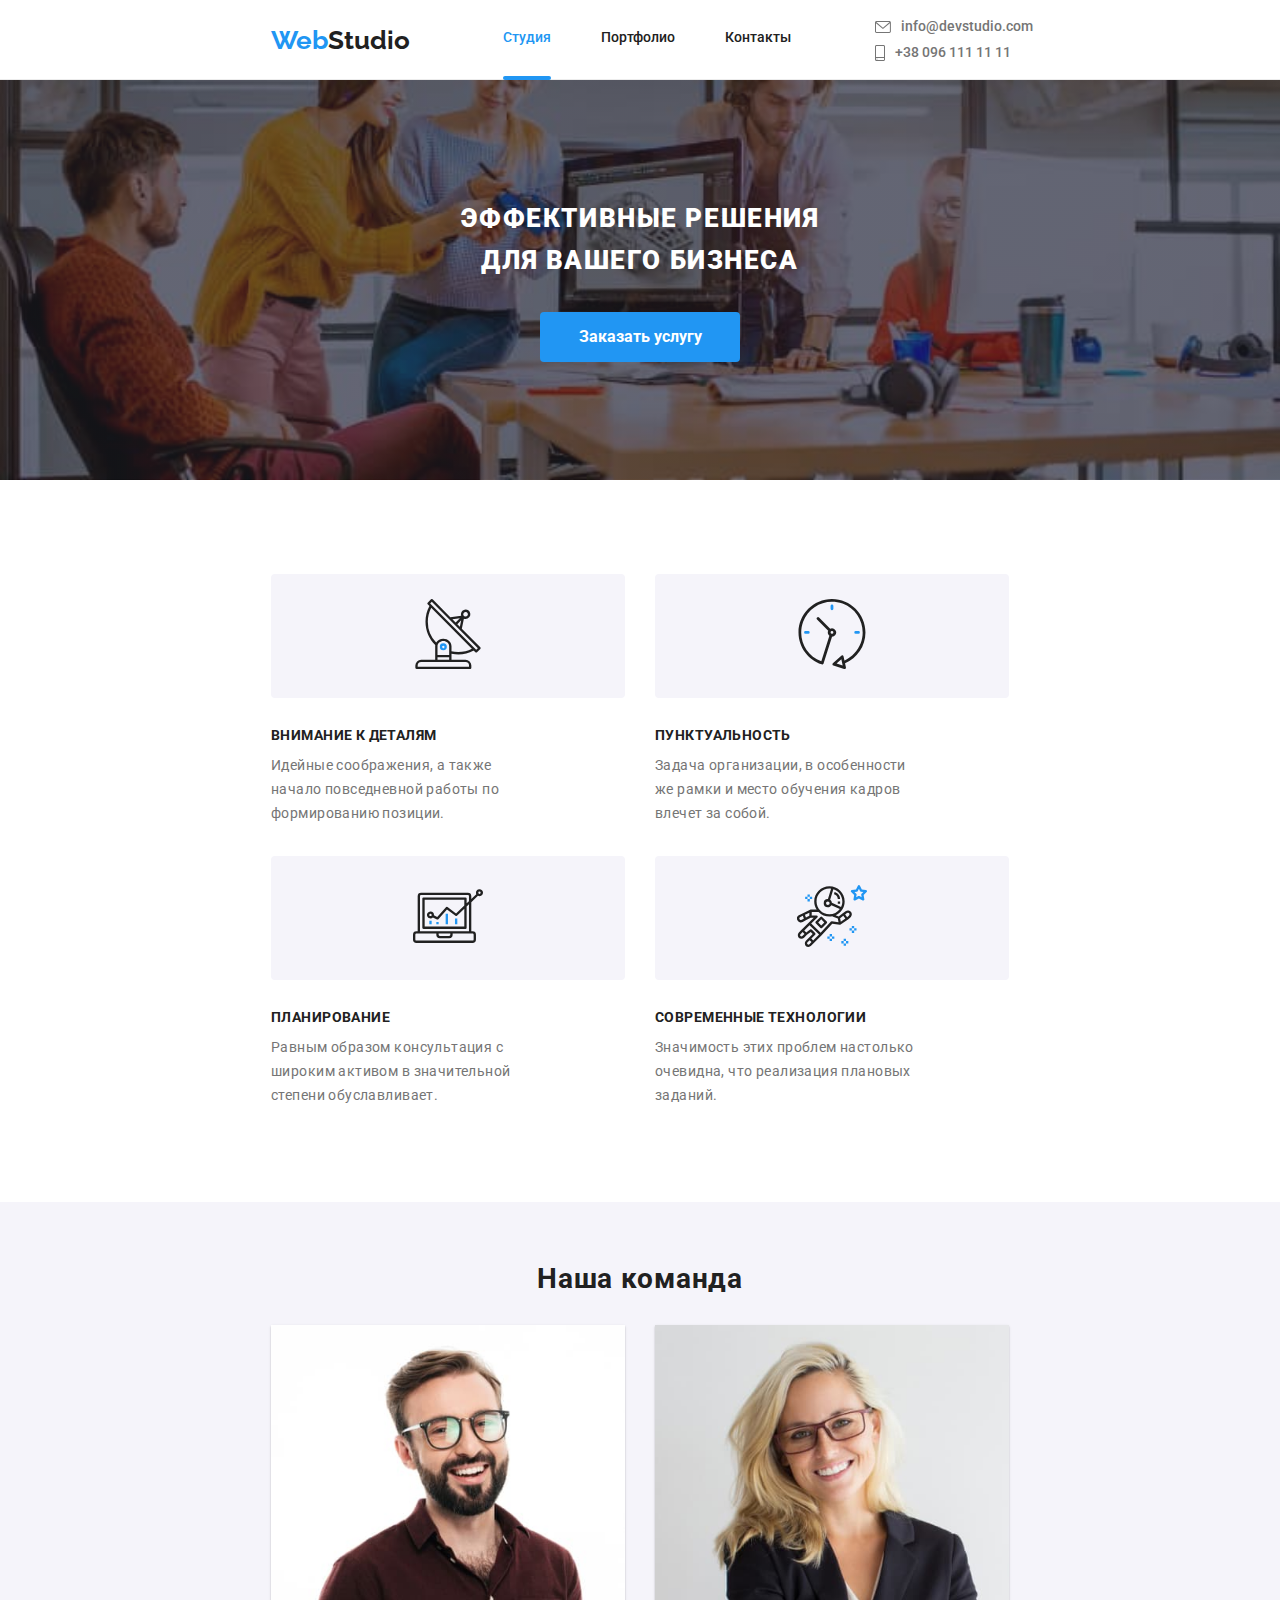
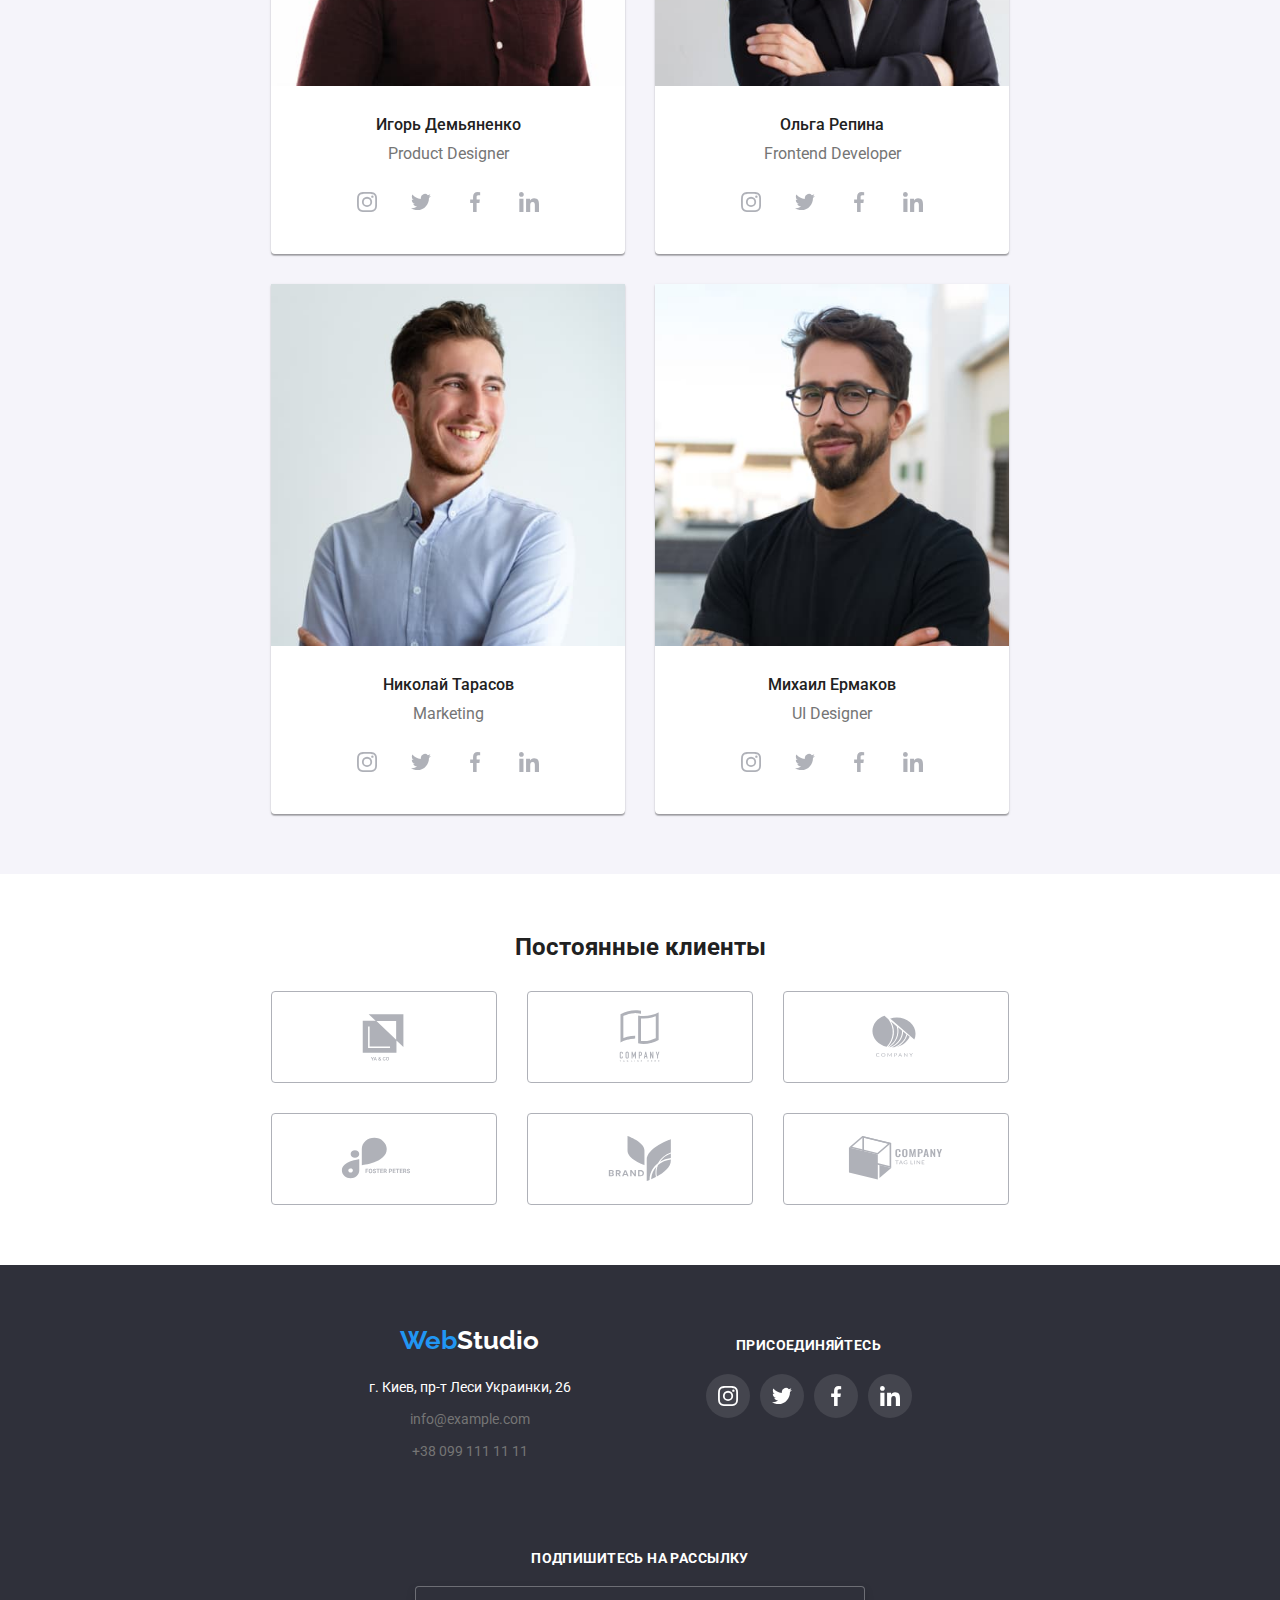
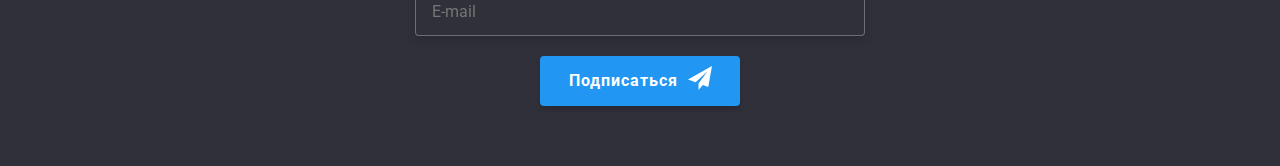
<file: index.html>
<!DOCTYPE html>
<html lang="ru">
<head>
        <meta charset="UTF-8">
        <meta http-equiv="X-UA-Compatible" content="IE=edge">
        <meta name="viewport" content="width=device-width, initial-scale=1.0">
        <title>WebStudio</title>
        <link rel="stylesheet" href="https://cdnjs.cloudflare.com/ajax/libs/modern-normalize/1.1.0/modern-normalize.min.css"
            integrity="sha512-wpPYUAdjBVSE4KJnH1VR1HeZfpl1ub8YT/NKx4PuQ5NmX2tKuGu6U/JRp5y+Y8XG2tV+wKQpNHVUX03MfMFn9Q=="
            crossorigin="anonymous" referrerpolicy="no-referrer" />
        <link rel="preconnect" href="https://fonts.googleapis.com">
        <link rel="preconnect" href="https://fonts.gstatic.com" crossorigin>
        <link href="https://fonts.googleapis.com/css2?family=Raleway:wght@700&family=Roboto:wght@400;500;700;900&display=swap"
            rel="stylesheet">
        <link rel="stylesheet" href="./css/main.min.css">
</head>
<body>
    <header class="hat">
        <div class="container hat__container">
        <a href="./index.html" lang="en" class="logo hat__logo">
            <span class="hat__logo--web">Web</span>Studio
        </a>
            <button class="menu__btn--open menu-toggle js-open-menu" type="button" aria-expanded="false" aria-controls="mobile-menu">
                <svg width="24" height="16px">
                    <use href="./images/icons.svg#icon-menu_24px"></use>
                </svg>
            </button>
            <div class="menu-container js-menu-container" id="mobile-menu">
                <button class="menu__btn--close menu-toggle js-close-menu"><svg width="24" height="16px">
                    <use href="./images/icons.svg#icon-close">       
                </use></svg></button>
                <nav class="browsing">
                    <ul class="browsing__list list">
                        <li class="browsing__item link__current">
                            <a class="browsing__link hat__link--label  current" href="./index.html">
                                Студия
                            </a>
                        </li>
                        <li class="browsing__item">
                            <a class="browsing__link hat__link--label" href="./portfolio.html">
                                Портфолио
                            </a>
                        </li>
                        <li class="browsing__item">
                            <a class="browsing__link hat__link--label" href="">
                                Контакты
                            </a>
                        </li>
                    </ul>
                </nav>
                <ul class="hat__list list">
                    <li>
                        <a class="hat__link hat__link--label hat__link--post" href="mailto:info@devstudio.com">
                            <svg class="hat__link--icon" width="16" height="12">
                                <use href="images/icons.svg#icon-envelope">
                                </use>
                            </svg>info@devstudio.com
                        </a>
                    </li>
                    <li>
                        <a class="hat__link hat__link--label " href="tel:+380961111111">
                            <svg class="hat__link--icon" width="10" height="16">
                                <use href="images/icons.svg#icon-smartphone">
                                </use>
                            </svg>+38 096 111 11 11
                        </a>
                    </li>
                </ul>
                <ul class="menu__container--list">
                    <li class="menu__container--item">
                        <a class="menu__container--link" href="#">
                        Instagram
                    </a></li>
                    <li class="menu__container--item">
                        <a class="menu__container--link" href="#">
                        <span class="menu__container--span">
                            |</span>Twitter
                        </a>
                    </li>
                    <li class="menu__container--item">
                        <a class="menu__container--link" href="#">
                        <span class="menu__container--span">
                            |</span>Facebook
                        </a>
                    </li>
                    <li class="menu__container--item">
                        <a class="menu__container--link" href="#">
                       <span class="menu__container--span">
                           |</span>LinkedIn
                        </a>
                    </li>
                </ul>
            </div>
        </div>
    </header>
    <main class="main">
        <section class="hero">
            <div class="container hero__container">
            <h1 class="hero--title">
                ЭФФЕКТИВНЫЕ РЕШЕНИЯ ДЛЯ ВАШЕГО БИЗНЕСА
            </h1>
            <button type="button" class="hero__button" data-modal-open>
                Заказать услугу
            </button>
            </div>
            <div class="backdrop is-hidden" data-modal>
                <div class="modal">
                    <button class="modal__btn--close"
                    type="button"
                    data-modal-close>
                        <svg class="btn__close--svg"
                        width="11"
                        height="11">
                            <use href="images/icons.svg#icon-close">
                            </use>
                        </svg>
                    </button>
                    <div>
                        <h3 class="modal--title">
                            Оставьте свои данные, мы вам перезвоним
                        </h3>
                        <form>
                            <div class="modal__container--name input">
                                <label class="shift"
                                for="name">
                                Имя
                            </label>
                                <input class="backdrop__input" name="name" id="name">
                                <svg class="input--svg" width="18" height="18">
                            <use href="images/icons.svg#icon-person-black">
                            </use>
                        </svg>
                            </div>
                            <div class="modal__container--tel input">
                                <label class="shift" 
                                for="tel">
                                    Телефон
                                </label>
                                <input class="backdrop__input" type="tel" name="tel" id="tel">
                                <svg class="input--svg" width="18" height="18">
                            <use href="images/icons.svg#icon-phone-black">
                            </use>
                        </svg>
                            </div>
                            <div class="modal__container--email input">
                                <label class="shift" 
                                for="email">
                                    Почта                
                                </label>
                                <input class="backdrop__input" type="email" name="email" id="email">
                                <svg class="input--svg" width="18" height="18">
                            <use href="images/icons.svg#icon-email-black">
                            </use>
                        </svg>
                            </div>
                            <div class="modal__container--comment input">
                                <label for="comment">Комментарий</label>
                                <textarea name="comment" id="comment" placeholder="Введите текст"></textarea>
                            </div>
                            <div class="modal__container--signature">
                                <div>
                                    <input type="checkbox" name="signature" id="signature" value="signature" class="hide-me"> 
                                    <label class="i-accept" for="signature">
                                        <span class="hide-me-to"></span>
                                        <span class="opacity">
                                            <svg class="alternative-checkbox-svg" width="18" height="18">
                                                <use href="images/icons.svg#icon-check-mark">
                                                </use>
                                            </svg>
                                        </span>Соглашаюсь с рассылкой и принимаю
                                        <a class="signature--link" href="#">
                                            Условия договора
                                        </a>
                                    </label>
                                    <button type="submit" class="btn-form">Отправить</button>
                                </div>
                            </div>
                            
                        </form>
                    </div>
                </div>
            </div>
        </section>
        <section class="about">
            <div class="container about__container">
            <h2 hidden>
                Серый кардинал
            </h2>
            <ul class="about__list list">
                <li class="about__item">
                        
                            <span class="about__svg--container">
                                <svg class="about__svg--icon" width="70px" height="70px">
                                <use class="about-use" href="images/icons.svg#icon-antenna"></use>
                            </svg>
                            </span>
                        
                    <h3 class="about__title">
                        ВНИМАНИЕ К ДЕТАЛЯМ
                    </h3>
                    <p class="about__label">
                        Идейные соображения, а также начало повседневной работы по формированию позиции.
                    </p>
                </li>
                <li class="about__item">
                    <h3 class="about__title">
                            <span class="about__svg--container">
                                <svg class="about__svg--icon" width="70px" height="70px">
                                <use class="about-use" href="images/icons.svg#icon-clock"></use>
                            </svg>
                            </span>
                        ПУНКТУАЛЬНОСТЬ
                    </h3>
                    <p class="about__label">
                        Задача организации, в особенности же рамки и место обучения кадров влечет за собой.
                    </p>
                </li>
                <li class="about__item">
                    <h3 class="about__title">
                                <span class="about__svg--container">
                                    <svg class="about__svg--icon" width="70px" height="70px">
                                    <use class="about-use" href="images/icons.svg#icon-diagram"></use>
                                </svg>
                                </span>
                        ПЛАНИРОВАНИЕ
                    </h3>
                    <p class="about__label">
                        Равным образом консультация с широким активом в значительной степени обуславливает.
                    </p>
                </li>
                <li class="about__item">
                    <h3 class="about__title">
                                <span class="about__svg--container">
                                    <svg class="about__svg--icon" width="70px" height="70px">
                                    <use class="about-use" href="images/icons.svg#icon-astronaut"></use>
                                </svg>
                                </span>
                        СОВРЕМЕННЫЕ ТЕХНОЛОГИИ
                    </h3>
                    <p class="about__label">
                        Значимость этих проблем настолько очевидна, что реализация плановых заданий.
                    </p>
                </li>
            </ul>
            </div>
        </section>
        <section class="provide">
            <div class="container provide__container">
            <h2 class="provide__title">
                Чем мы занимаемся
            </h2>
            <ul class="provide__list list">
                <li class="provide__item">   
                    <img src="./images/img.computer.1.jpg"
                    srcset="
                    ./images/pc--img/computer--erste.320.jpg 1x,
                    ./images/pc--img/computer--erste.640.jpg 2x,
                    ./images/pc--img/computer--erste.960.jpg 3x,
                    ./images/pc--img/computer--erste.1280.jpg 3.5x
                    "
                        
                    alt="pretty_white_computer"
                    width="370">
                    <div class="provide__item--container">
                        <p class="provide__label--transform">
                        ДЕКСТОПНЫЕ ПРИЛОЖЕНИЯ
                        </p>
                    </div>
                </li>
                <li class="provide__item">
                    <img src="./images/img.computer.2.jpg"
                    srcset="
                    ./images/pc--img/computer--zweite.320.jpg 1x,
                    ./images/pc--img/computer--zweite.640.jpg 2x,
                    ./images/pc--img/computer--zweite.960.jpg 3x,
                    ./images/pc--img/computer--zweite.1280.jpg 3.5x
                    "
                        
                    alt="beautiful_white_computer"
                    width="370">
                    <div class="provide__item--container">
                        <p class="provide__label--transform">
                            МОБИЛЬНЫЕ ПРИЛОЖЕНИЯ
                        </p>
                    </div>
                </li>
                <li class="provide__item">    
                    <img src="./images/img.computer.3.jpg"
                    srcset="
                    ./images/pc--img/computer--dritte.320.jpg 1x,
                    ./images/pc--img/computer--dritte.640.jpg 2x,
                    ./images/pc--img/computer--dritte.960.jpg 3x,
                    ./images/pc--img/computer--dritte.1280.jpg 3.5x
                    "
                        
                    alt="many_white_computers"
                    width="370">
                    <div class="provide__item--container">
                        <p class="provide__label--transform">
                            ДИЗАЙНЕРСКИЕ РЕШЕНИЯ
                        </p>
                    </div>
                </li>
            </ul>
            </div>
        </section>
        <article class="team">
            <div class="container team__container">
            <h2 class="team__title">
                Наша команда
            </h2>
            <ul class="team__list list">
                <li class="team__item">
                    <img class="team__img" 
                    srcset="
                    ./images/mobile--img/mobile__team--igor.320.jpg 1x,
                    ./images/mobile--img/mobile__team--igor.640.jpg 2x,
                    ./images/mobile--img/mobile__team--igor.960.jpg 3x,
                    ./images/mobile--img/mobile__team--igor.1280.jpg 3.5x
                    "
                    src="./images/img.team.1.jpg" 
                    alt="Igor" width="270">
                    <h3 class="team__label">
                        Игорь Демьяненко
                    </h3>
                    <p lang="en" class="text-profession">
                        Product Designer
                    </p>
                    <ul class="team__list--icon">
                        <li class="team__item--icon">
                            <a class="link--icon" href="https://www.instagram.com/" target="_blank" rel="noopener noreferrer">
                                <svg class="icon--network" width="20" height="20">
                                    <use href="images/icons.svg#icon-instagram"></use>
                                </svg>
                            </a>
                        </li>
                        <li class="team__item--icon">
                            <a class="link--icon" href="https://twitter.com/" target="_blank" rel="noopener noreferrer">
                                <svg class="icon--network" width="20" height="20">
                                    <use href="images/icons.svg#icon-twitter"></use>
                                </svg>
                            </a>
                        </li>
                        <li class="team__item--icon">
                            <a class="link--icon" href="https://www.facebook.com/" target="_blank" rel="noopener noreferrer">
                                <svg class="icon--network" width="20" height="20">
                                    <use href="images/icons.svg#icon-facebook"></use>
                                </svg>
                            </a>
                        </li>
                        <li class="team__item--icon">
                            <a class="link--icon" href="https://www.linkedin.com/" target="_blank" rel="noopener noreferrer">
                                <svg class="icon--network" width="20" height="20">
                                    <use href="images/icons.svg#icon-linkedin"></use>
                                </svg>
                            </a>
                        </li>
                    </ul>
                </li>
                <li class="team__item">
                    <img class="team__img" 
                    srcset="
                    ./images/mobile--img/mobile__team--olga.320.jpg 1x,
                    ./images/mobile--img/mobile__team--olga.640.jpg 2x,
                    ./images/mobile--img/mobile__team--olga.960.jpg 3x,
                    ./images/mobile--img/mobile__team--olga.1280.jpg 3.5x
                    "
                     src="./images/img.team.2.jpg"
                     alt="Olga" width="270">
                    <h3 class="team__label">
                        Ольга Репина
                    </h3>
                    <p lang="en" class="text-profession">
                        Frontend Developer
                    </p>
                    <ul class="team__list--icon">
                        <li class="team__item--icon">
                            <a class="link--icon" href="https://www.instagram.com/" target="_blank" rel="noopener noreferrer">
                                <svg class="icon--network" width="20" height="20">
                                    <use href="images/icons.svg#icon-instagram"></use>
                                </svg>
                            </a>
                        </li>
                        <li class="team__item--icon">
                            <a class="link--icon" href="https://twitter.com/" target="_blank" rel="noopener noreferrer">
                                <svg class="icon--network" width="20" height="20">
                                    <use href="images/icons.svg#icon-twitter"></use>
                                </svg>
                            </a>
                        </li>
                        <li class="team__item--icon">
                            <a class="link--icon" href="https://www.facebook.com/" target="_blank" rel="noopener noreferrer">
                                <svg class="icon--network" width="20" height="20">
                                    <use href="images/icons.svg#icon-facebook"></use>
                                </svg>
                            </a>
                        </li>
                        <li class="team__item--icon">
                            <a class="link--icon" href="https://www.linkedin.com/" target="_blank" rel="noopener noreferrer">
                                <svg class="icon--network" width="20" height="20">
                                    <use href="images/icons.svg#icon-linkedin"></use>
                                </svg>
                            </a>
                        </li>
                    </ul>
                </li>
                <li class="team__item">
                    <img class="team__img" 
                    srcset="
                    ./images/mobile--img/mobile__team--nik.320.jpg 1x,
                    ./images/mobile--img/mobile__team--nik.640.jpg 2x,
                    ./images/mobile--img/mobile__team--nik.960.jpg 3x,
                    ./images/mobile--img/mobile__team--nik.1280.jpg 3.5x
                    "
                    src="./images/img.team.3.jpg" 
                    alt="Nik" width="270">
                    <h3 class="team__label">
                        Николай Тарасов
                    </h3>
                    <p lang="en" class="text-profession">
                        Marketing
                    </p>
                    <ul class="team__list--icon">
                        <li class="team__item--icon">
                            <a class="link--icon" href="https://www.instagram.com/" target="_blank" rel="noopener noreferrer">
                                <svg class="icon--network" width="20" height="20">
                                    <use href="images/icons.svg#icon-instagram"></use>
                                </svg>
                            </a>
                        </li>
                        <li class="team__item--icon">
                            <a class="link--icon" href="https://twitter.com/" target="_blank" rel="noopener noreferrer">
                                <svg class="icon--network" width="20" height="20">
                                    <use href="images/icons.svg#icon-twitter"></use>
                                </svg>
                            </a>
                        </li>
                        <li class="team__item--icon">
                            <a class="link--icon" href="https://www.facebook.com/" target="_blank" rel="noopener noreferrer">
                                <svg class="icon--network" width="20" height="20">
                                    <use href="images/icons.svg#icon-facebook"></use>
                                </svg>
                            </a>
                        </li>
                        <li class="team__item--icon">
                            <a class="link--icon" href="https://www.linkedin.com/" target="_blank" rel="noopener noreferrer">
                                <svg class="icon--network" width="20" height="20">
                                    <use href="images/icons.svg#icon-linkedin"></use>
                                </svg>
                            </a>
                        </li>
                    </ul>
                </li>
                <li class="team__item">
                    <img class="team__img"
                    srcset="
                    ./images/mobile--img/mobile__team--myhailo.320.jpg 1x,
                    ./images/mobile--img/mobile__team--myhailo.640.jpg 2x,
                    ./images/mobile--img/mobile__team--myhailo.960.jpg 3x,
                    ./images/mobile--img/mobile__team--myhailo.1280.jpg 3.5x
                    "
                    src="./images/img.team.4.jpg" 
                    alt="Myhailo" width="270">
                    <h3 class="team__label">
                        Михаил Ермаков
                    </h3>
                    <p lang="en" class="text-profession">
                        UI Designer
                    </p>
                <ul class="team__list--icon">
                    <li class="team__item--icon">
                        <a class="link--icon" href="https://www.instagram.com/" target="_blank" rel="noopener noreferrer">
                            <svg class="icon--network" width="20" height="20">
                                <use href="images/icons.svg#icon-instagram"></use>
                            </svg>
                        </a>
                    </li>
                    <li class="team__item--icon">
                        <a class="link--icon" href="https://twitter.com/" target="_blank" rel="noopener noreferrer">
                            <svg class="icon--network" width="20" height="20">
                                <use href="images/icons.svg#icon-twitter"></use>
                            </svg>
                        </a>
                    </li>
                    <li class="team__item--icon">
                        <a class="link--icon" href="https://www.facebook.com/" target="_blank" rel="noopener noreferrer">
                            <svg class="icon--network" width="20" height="20">
                                <use href="images/icons.svg#icon-facebook"></use>
                            </svg>
                        </a>
                    </li>
                    <li class="team__item--icon">
                        <a class="link--icon" href="https://www.linkedin.com/" target="_blank" rel="noopener noreferrer">
                            <svg class="icon--network" width="20" height="20">
                                <use href="images/icons.svg#icon-linkedin"></use>
                            </svg>
                        </a>
                    </li>
                </ul>
                </li>
            </ul>
            </div>
        </article>
        <aside class="customers">
            <div class="container customers__container">
                <h2 class="customers__title">
                    Постоянные клиенты
                </h2>
                <ul class="customers__list">
                    <li class="customers__item">
                        <a class="cutomers__link" href="#">
                            <svg class="customers__svg" width="106px" height="60px">
                                <use href="images/icons.svg#icon-logo1">

                                </use>
                            </svg>
                        </a>
                    </li>
                    <li class="customers__item">
                        <a class="cutomers__link" href="#">
                            <svg class="customers__svg" width="106px" height="60px">
                                <use href="images/icons.svg#icon-logo2">

                                </use>
                            </svg>
                        </a>
                    </li>
                    <li class="customers__item">
                        <a class="cutomers__link" href="#">
                            <svg class="customers__svg" width="106px" height="60px">
                                <use  href="images/icons.svg#icon-logo3">

                                </use>
                            </svg>
                        </a>
                    </li>
                    <li class="customers__item">
                        <a class="cutomers__link" href="#">
                            <svg class="customers__svg" width="106px" height="60px">
                                <use href="images/icons.svg#icon-logo4">

                                </use>
                            </svg>
                        </a>
                    </li>
                    <li class="customers__item">
                        <a class="cutomers__link" href="#">
                            <svg class="customers__svg" width="106px" height="60px">
                                <use  href="images/icons.svg#icon-logo5">

                                </use>
                            </svg>
                        </a>
                    </li>
                    <li class="customers__item">
                        <a class="cutomers__link" href="#">
                            <svg class="customers__svg" width="106px" height="60px">
                                <use  href="images/icons.svg#icon-logo6">

                                </use>
                            </svg>
                        </a>
                    </li>
                </ul>
            </div>
        </aside>
    </main>
    <footer class="cellar">
        <div class="container cellar__container">
            <div class="cellar__container--contact">
                <a href="./" lang="en" class="logo cellar--logo">
                    <span class="logo--web">Web</span>Studio
                </a>
                <address class="cellar__address">
                    <a class="cellar__link cellar__link--label location" href="https://goo.gl/maps/cegaFSzmEe4wthp77"
                        rel="noopener noreferrer"
                        target="_blank">
                        г. Киев, пр-т Леси Украинки, 26
                    </a>
                    <a class="cellar__link cellar__link--label post" href="mailto:info@example.com">
                        info@example.com
                    </a>
                    <a class="cellar__link cellar__link--label" href="tel:+380991111111">
                        +38 099 111 11 11
                    </a>
                </address>
            </div>
            <div class="cellar__reference--container">
                <h3 class="cellar--title">
                    ПРИСОЕДИНЯЙТЕСЬ
                </h3>
                    <ul class="team__list--icon reference__list--icon">
                        <li class="team__item--icon reference__item--icon">
                            <a class="link--icon" href="https://www.instagram.com/" target="_blank" rel="noopener noreferrer">
                                <svg class="icon--network reference__link--icon" width="20" height="20">
                                    <use href="images/icons.svg#icon-instagram"></use>
                                </svg>
                            </a>
                        </li>
                        <li class="team__item--icon reference__item--icon">
                            <a class="link--icon" href="https://twitter.com/" target="_blank" rel="noopener noreferrer">
                                <svg class="icon--network reference__link--icon" width="20" height="20">
                                    <use href="images/icons.svg#icon-twitter"></use>
                                </svg>
                            </a>
                        </li>
                        <li class="team__item--icon reference__item--icon">
                            <a class="link--icon" href="https://www.facebook.com/" target="_blank" rel="noopener noreferrer">
                                <svg class="icon--network reference__link--icon" width="20" height="20">
                                    <use href="images/icons.svg#icon-facebook"></use>
                                </svg>
                            </a>
                        </li>
                        <li class="team__item--icon reference__item--icon">
                            <a class="link--icon" href="https://www.linkedin.com/" target="_blank" rel="noopener noreferrer">
                                <svg class="icon--network reference__link--icon" width="20" height="20">
                                    <use href="images/icons.svg#icon-linkedin"></use>
                                </svg>
                            </a>
                        </li>
                    </ul>
            </div>
            <div class="telegram--container">
                <h3 class="cellar--title">
                    ПОДПИШИТЕСЬ НА РАССЫЛКУ
                </h3>
                <form>
                    <div class="telegram__email">
                        <input class="telegram__email--input" type="email" name="email" placeholder="E-mail"> 
                        <button type="submit" class="telegram__email--btn">
                          
                                Подписаться
                            
                            <svg width="24" height="24" class="telegram__email--icon">
                                <use href="images/icons.svg#icon-icon-send">
                                </use>
                            </svg>
                    </button>
                    </div>
                </form>
            </div>
        </div>
    </footer>
    <script src="./js/mobile-menu.js"></script>
    <script src="./js/modal.js"></script>
</body>
</html>
</file>
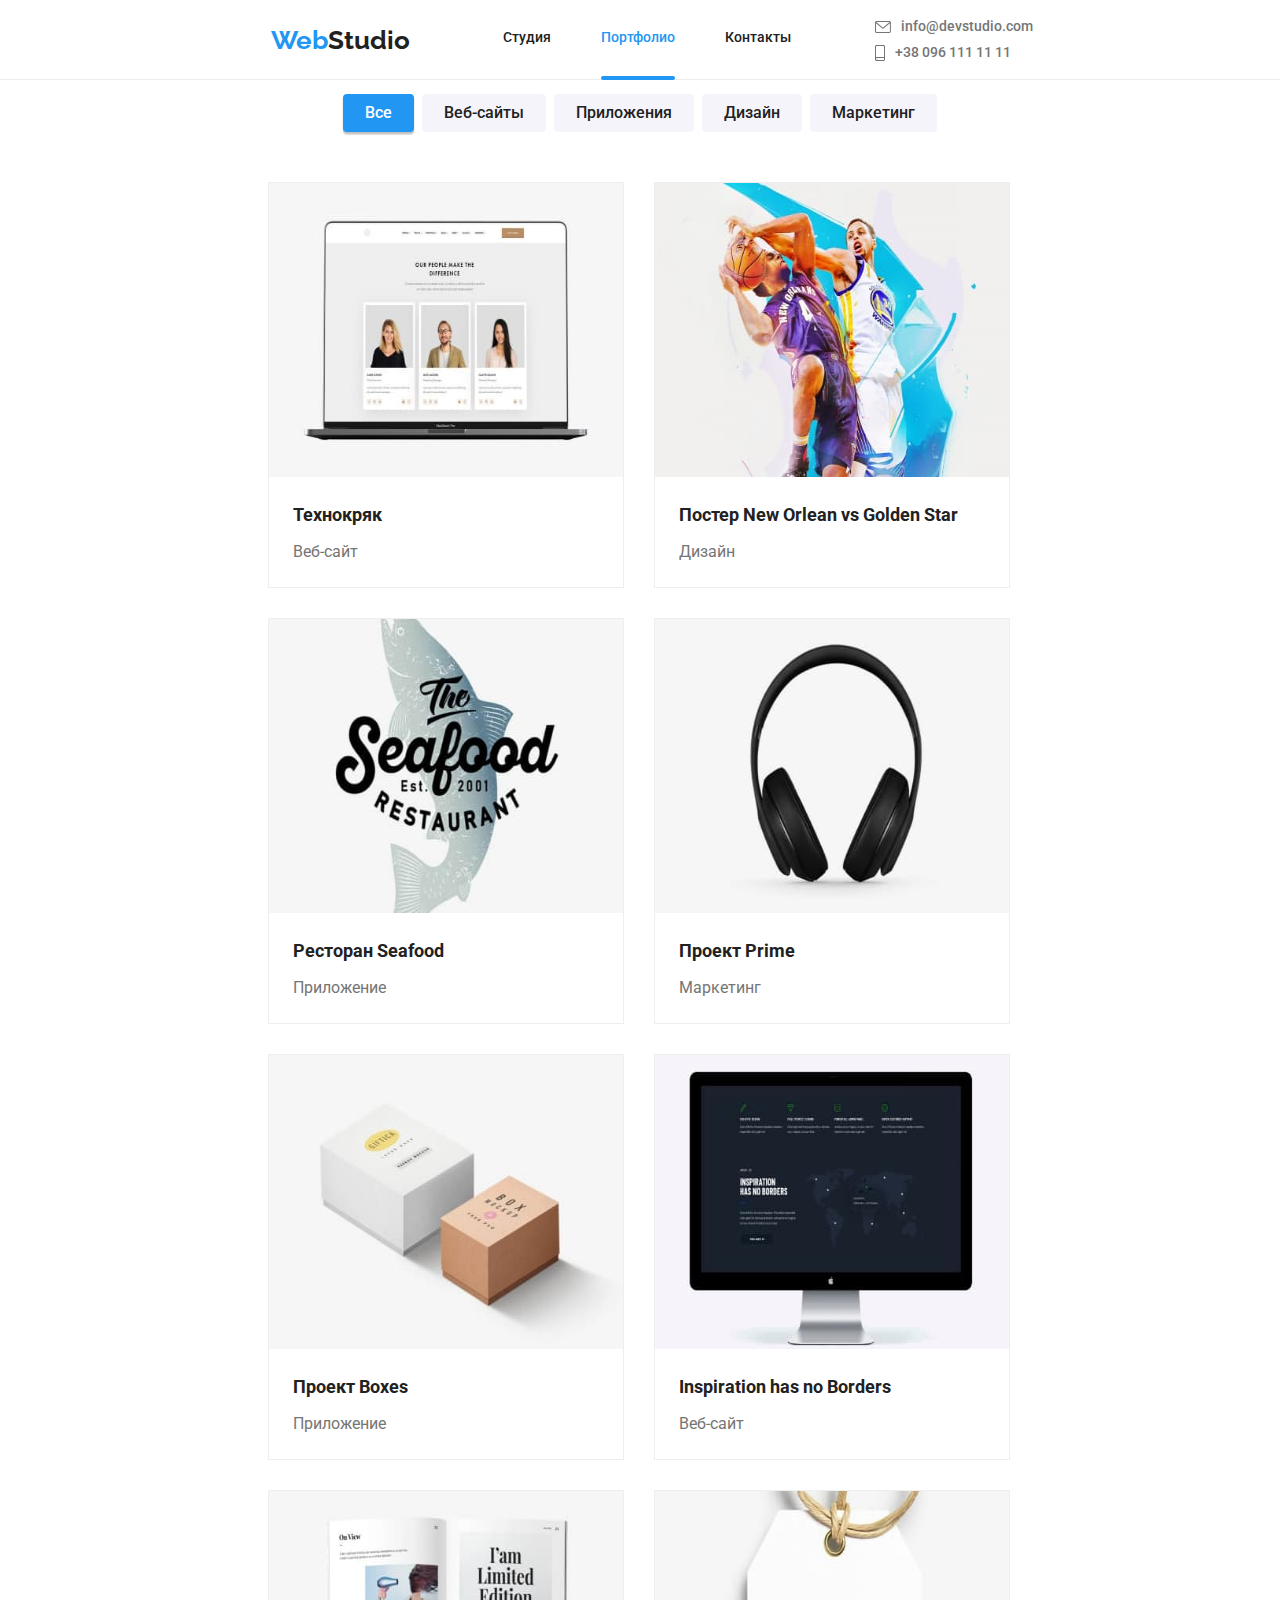
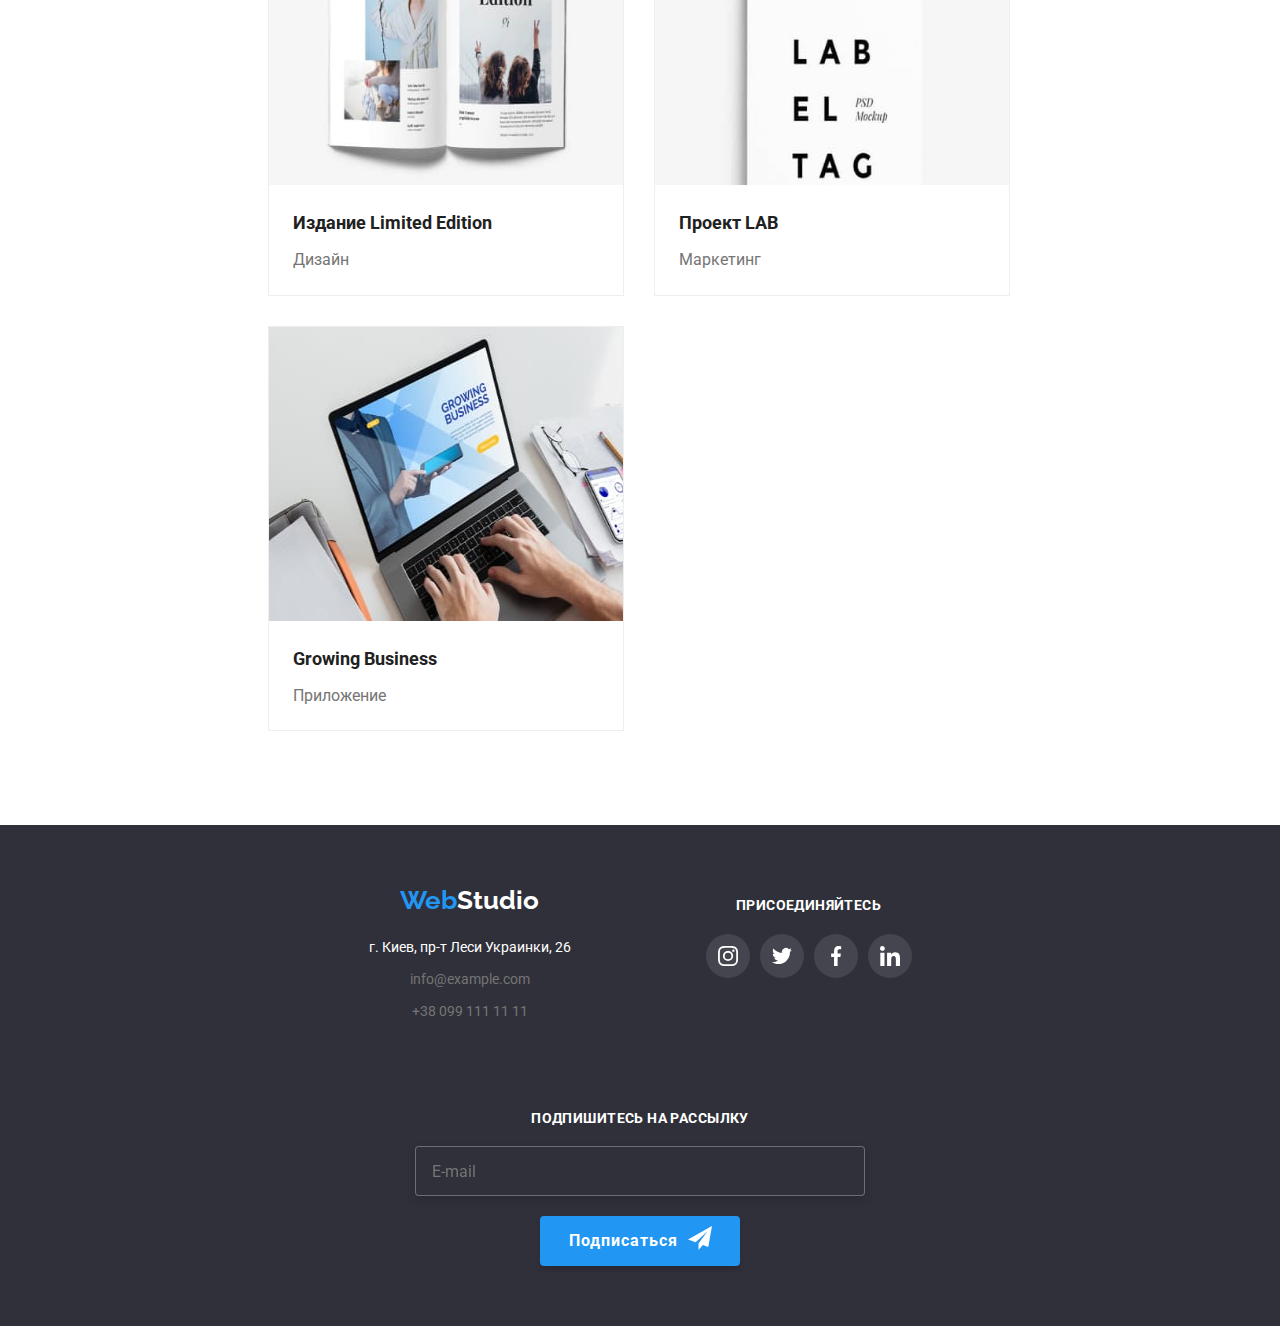
<file: portfolio.html>
<!DOCTYPE html>
<html lang="ru">

<head>
    <meta charset="UTF-8">
    <meta http-equiv="X-UA-Compatible" content="IE=edge">
    <meta name="viewport" content="width=device-width, initial-scale=1.0">
    <title>WebStudio</title>
    <link rel="stylesheet" href="https://cdnjs.cloudflare.com/ajax/libs/modern-normalize/1.1.0/modern-normalize.min.css"
        integrity="sha512-wpPYUAdjBVSE4KJnH1VR1HeZfpl1ub8YT/NKx4PuQ5NmX2tKuGu6U/JRp5y+Y8XG2tV+wKQpNHVUX03MfMFn9Q=="
        crossorigin="anonymous" referrerpolicy="no-referrer" />
    <link rel="preconnect" href="https://fonts.googleapis.com">
    <link rel="preconnect" href="https://fonts.gstatic.com" crossorigin>
    <link href="https://fonts.googleapis.com/css2?family=Raleway:wght@700&family=Roboto:wght@400;500;700;900&display=swap"
        rel="stylesheet">
    <link href="./css/main.min.css" rel="stylesheet">
</head>
<body>
    <header class="hat">
        <div class="container hat__container">
            <a href="./index.html" lang="en" class="logo hat__logo">
                <span class="hat__logo--web">Web</span>Studio
            </a>
            <button class="menu__btn--open menu-toggle js-open-menu" type="button" aria-expanded="false" aria-controls="mobile-menu">
                <svg width="24" height="16px">
                    <use href="./images/icons.svg#icon-menu_24px"></use>
                </svg>
            </button>
            <div class="menu-container js-menu-container" id="mobile-menu">
                <button class="menu__btn--close menu-toggle js-close-menu"><svg width="24" height="16px">
                        <use href="./images/icons.svg#icon-close">
                        </use>
                    </svg></button>
                <nav class="browsing">
                    <ul class="browsing__list list">
                        <li class="browsing__item">
                            <a class="browsing__link hat__link--label" href="./index.html">
                                Студия
                            </a>
                        </li>
                        <li class="browsing__item  link__current">
                            <a class="browsing__link hat__link--label current" href="./portfolio.html">
                                Портфолио
                            </a>
                        </li>
                        <li class="browsing__item">
                            <a class="browsing__link hat__link--label" href="">
                                Контакты
                            </a>
                        </li>
                    </ul>
                </nav>
                <ul class="hat__list list">
                    <li>
                        <a class="hat__link hat__link--label hat__link--post" href="mailto:info@devstudio.com">
                            <svg class="hat__link--icon" width="16" height="12">
                                <use href="images/icons.svg#icon-envelope">
                                </use>
                            </svg>info@devstudio.com
                        </a>
                    </li>
                    <li>
                        <a class="hat__link hat__link--label " href="tel:+380961111111">
                            <svg class="hat__link--icon" width="10" height="16">
                                <use href="images/icons.svg#icon-smartphone">
                                </use>
                            </svg>+38 096 111 11 11
                        </a>
                    </li>
                </ul>
                <ul class="menu__container--list">
                    <li class="menu__container--item">
                        <a class="menu__container--link" href="#">
                            Instagram
                        </a>
                    </li>
                    <li class="menu__container--item">
                        <a class="menu__container--link" href="#">
                            <span class="menu__container--span">
                                |
                            </span>
                            Twitter
                        </a>
                    </li>
                    <li class="menu__container--item">
                        <a class="menu__container--link" href="#">
                            <span class="menu__container--span">
                                |
                            </span>
                            Facebook
                        </a>
                    </li>
                    <li class="menu__container--item">
                        <a class="menu__container--link" href="#">
                            <span class="menu__container--span">
                                |
                            </span>
                            LinkedIn
                        </a>
                    </li>
                </ul>
            </div>
        </div>
    </header>
    <main>
        <section>
            <div class="container portfolio__container">
            <ul class="portfolio__list--button list">
                <li class="portfolio__item--button">
                    <button type="button" class="portfolio--btn portfolio__btn--current">
                        Все
                    </button>
                </li>
                <li class="portfolio__item--button">
                    <button type="button" class="portfolio--btn">
                        Веб-сайты
                    </button>
                </li>
                <li class="portfolio__item--button">
                    <button type="button" class="portfolio--btn">
                        Приложения
                    </button>
                </li>
                <li class="portfolio__item--button">
                    <button type="button" class="portfolio--btn">
                        Дизайн
                    </button>
                </li>
                <li class="portfolio__item--button">
                    <button type="button" class="portfolio--btn">
                        Маркетинг
                    </button>
                </li>
            </ul>
            <ul class="portfolio__list--content list">
                <li class="portfolio__item--content">
                    <div class="portfolio__container--content">
                        <img
                        srcset="
                    ./images/mobile--img/mobile__portfolio--erste.320.jpg 1x,
                    ./images/mobile--img/mobile__portfolio--erste.640.jpg 2x,
                    ./images/mobile--img/mobile__portfolio--erste.960.jpg 3x,
                    ./images/mobile--img/mobile__portfolio--erste.1280.jpg 3.5x
                    "

                        src="./images/img.portfolio.1.jpg"
                        alt="Ноутбук с фотографией трех людей"
                        width="370"
                        height="294"
                        class="portfolio--img">
                        <div class="portfolio__container--transform">
                            <a href="#" rel="noopener noreferrer">
                            <p class="transform--label">
                            Технокряк это современная площадка распространения коронавируса. Компании используют эту платформу для цифрового
                            шпионажа и атак на защищённые сервера конкурентов.
                            </p>
                            </a>
                        </div>
                    </div>
                    <h2 class="portfolio--title">
                        Технокряк
                    </h2>
                    <p class="portfolio--label">
                        Веб-сайт
                    </p>
                </li>
                <li class="portfolio__item--content">
                    <div class="portfolio__container--content">
                    <img
                    srcset="
                    ./images/mobile--img/mobile__portfolio--zweite.320.jpg 1x,
                    ./images/mobile--img/mobile__portfolio--zweite.640.jpg 2x,
                    ./images/mobile--img/mobile__portfolio--zweite.960.jpg 3x,
                    ./images/mobile--img/mobile__portfolio--zweite.1280.jpg 3.5x
                    "

                    src="./images/img.portfolio.2.jpg"
                    alt="баскетболисты" width="370"
                    height="294"
                    class="portfolio--img">
                      <div class="portfolio__container--transform">
                          <a href="#" rel="noopener noreferrer">
                            <p class="transform--label">
                            Технокряк это современная площадка распространения коронавируса. Компании используют эту платформу для цифрового
                            шпионажа и атак на защищённые сервера конкурентов.
                            </p>
                            </a>
                        </div>
                    </div>
                    <h2 class="portfolio--title">
                        Постер New Orlean vs Golden Star
                    </h2>
                    <p class="portfolio--label">
                        Дизайн
                    </p>
                </li>
                <li class="portfolio__item--content">
                    <div class="portfolio__container--content">
                    <img
                    srcset="
                    ./images/mobile--img/mobile__portfolio--dritte.320.jpg 1x,
                    ./images/mobile--img/mobile__portfolio--dritte.640.jpg 2x,
                    ./images/mobile--img/mobile__portfolio--dritte.960.jpg 3x,
                    ./images/mobile--img/mobile__portfolio--dritte.1280.jpg 3.5x
                    "

                    src="./images/img.portfolio.3.jpg"
                    alt="логотип рыбного бизнеса"
                    width="370"
                    height="294"
                    class="portfolio--img">
                    <div class="portfolio__container--transform">
                        <a href="#" rel="noopener noreferrer">
                        <p class="transform--label">
                        Технокряк это современная площадка распространения коронавируса. Компании используют эту платформу для цифрового
                        шпионажа и атак на защищённые сервера конкурентов.
                        </p>
                        </a>
                    </div>
                    </div>
                    <h2 class="portfolio--title">
                        Ресторан Seafood
                    </h2>
                    <p class="portfolio--label">
                        Приложение
                    </p>
                </li>
                <li class="portfolio__item--content">
                    <div class="portfolio__container--content">
                    <img
                    srcset="
                    ./images/mobile--img/mobile__portfolio--vierte.320.jpg 1x,
                    ./images/mobile--img/mobile__portfolio--vierte.640.jpg 2x,
                    ./images/mobile--img/mobile__portfolio--vierte.960.jpg 3x,
                    ./images/mobile--img/mobile__portfolio--vierte.1280.jpg 3.5x
                    "

                    src="./images/img.portfolio.4.jpg"
                    alt="Черные наушники"
                    width="370"
                    height="294"
                    class="portfolio--img">
                        <div class="portfolio__container--transform">
                            <a href="#" rel="noopener noreferrer">
                            <p class="transform--label">
                            Технокряк это современная площадка распространения коронавируса. Компании используют эту платформу для цифрового
                            шпионажа и атак на защищённые сервера конкурентов.
                            </p>
                            </a>
                         </div>
                    </div>
                    <h2 class="portfolio--title">
                        Проект Prime
                    </h2>
                    <p class="portfolio--label">
                        Маркетинг
                    </p>
                </li>
                <li class="portfolio__item--content">
                    <div class="portfolio__container--content">
                    <img
                    srcset="
                    ./images/mobile--img/mobile__portfolio--fünfte.320.jpg 1x,
                    ./images/mobile--img/mobile__portfolio--fünfte.640.jpg 2x,
                    ./images/mobile--img/mobile__portfolio--fünfte.960.jpg 3x,
                    ./images/mobile--img/mobile__portfolio--fünfte.1280.jpg 3.5x
                    "

                    src="./images/img.portfolio.5.jpg"
                    alt="белая коробка и обычная коробка поменьше"
                    width="370"
                    height="294"
                    class="portfolio--img">
                    <div class="portfolio__container--transform">
                        <a href="#" rel="noopener noreferrer">
                        <p class="transform--label">
                            Технокряк это современная площадка распространения коронавируса. Компании используют эту платформу для цифрового
                            шпионажа и атак на защищённые сервера конкурентов.
                        </p>
                        </a>
                    </div>
                    </div>
                    <h2 class="portfolio--title">
                        Проект Boxes
                    </h2>
                    <p class="portfolio--label">
                        Приложение
                    </p>
                </li>
                <li class="portfolio__item--content">
                    <div class="portfolio__container--content">
                    <img
                    srcset="
                    ./images/mobile--img/mobile__portfolio--sechste.320.jpg 1x,
                    ./images/mobile--img/mobile__portfolio--sechste.640.jpg 2x,
                    ./images/mobile--img/mobile__portfolio--sechste.960.jpg 3x,
                    ./images/mobile--img/mobile__portfolio--sechste.1280.jpg 3.5x
                    "

                    src="./images/img.portfolio.6.jpg"
                    alt="экран монитора"
                    width="370"
                    height="294"
                    class="portfolio--img">
                        <div class="portfolio__container--transform">
                            <a href="#" rel="noopener noreferrer">
                            <p class="transform--label">
                            Технокряк это современная площадка распространения коронавируса. Компании используют эту платформу для цифрового
                            шпионажа и атак на защищённые сервера конкурентов.
                            </p>
                            </a>
                        </div>
                    </div>
                    <h2 class="portfolio--title">
                        Inspiration has no Borders
                    </h2>
                    <p class="portfolio--label">
                        Веб-сайт
                    </p>
                </li>
                <li class="portfolio__item--content">
                    <div class="portfolio__container--content">
                    <img
                    srcset="
                    ./images/mobile--img/mobile__portfolio--siebter.320.jpg 1x,
                    ./images/mobile--img/mobile__portfolio--siebter.640.jpg 2x,
                    ./images/mobile--img/mobile__portfolio--siebter.960.jpg 3x,
                    ./images/mobile--img/mobile__portfolio--siebter.1280.jpg 3.5x
                    "

                    src="./images/img.portfolio.7.jpg"
                    alt="журнал"
                    width="370"
                    height="294"
                    class="portfolio--img">
                        <div class="portfolio__container--transform">
                                <a href="#" rel="noopener noreferrer">
                                <p class="transform--label">
                                Технокряк это современная площадка распространения коронавируса. Компании используют эту платформу для цифрового
                                шпионажа и атак на защищённые сервера конкурентов.
                                </p>
                                </a>
                            </div>
                        </div>
                    <h2 class="portfolio--title">
                        Издание Limited Edition
                    </h2>
                    <p class="portfolio--label">
                        Дизайн
                    </p>
                </li>
                <li class="portfolio__item--content">
                    <div class="portfolio__container--content">
                    <img
                    srcset="
                    ./images/mobile--img/mobile__portfolio--achte.320.jpg 1x,
                    ./images/mobile--img/mobile__portfolio--achte.640.jpg 2x,
                    ./images/mobile--img/mobile__portfolio--achte.960.jpg 3x,
                    ./images/mobile--img/mobile__portfolio--achte.1280.jpg 3.5x
                    "

                    src="./images/img.portfolio.8.jpg"
                    alt="красивая, белая бирка"
                    width="370"
                    height="294"
                    class="portfolio--img">
                    <div class="portfolio__container--transform">
                        <a href="#" rel="noopener noreferrer">
                        <p class="transform--label">
                        Технокряк это современная площадка распространения коронавируса. Компании используют эту платформу для цифрового
                        шпионажа и атак на защищённые сервера конкурентов.
                        </p>
                        </a>
                        </div>
                    </div>
                    <h2 class="portfolio--title">
                        Проект LAB
                    </h2>
                    <p class="portfolio--label">
                        Маркетинг
                    </p>
                </li>
                <li class="portfolio__item--content">
                    <div class="portfolio__container--content">
                    <img
                    srcset="
                    ./images/mobile--img/mobile__portfolio--neunte.320.jpg 1x,
                    ./images/mobile--img/mobile__portfolio--neunte.640.jpg 2x,
                    ./images/mobile--img/mobile__portfolio--neunte.960.jpg 3x,
                    ./images/mobile--img/mobile__portfolio--neunte.1280.jpg 3.5x
                    "

                    src="./images/img.portfolio.9.jpg"
                    alt="макбук"
                    width="370"
                    height="294"
                    class="portfolio--img">
                    <div class="portfolio__container--transform">
                        <a href="#" rel="noopener noreferrer">
                        <p class="transform--label">
                        Технокряк это современная площадка распространения коронавируса. Компании используют эту платформу для цифрового
                        шпионажа и атак на защищённые сервера конкурентов.
                        </p>
                        </a>
                      </div>
                    </div>
                    <h2 class="portfolio--title">
                        Growing Business
                    </h2>
                    <p class="portfolio--label">
                        Приложение
                    </p>
                </li>
            </ul>
            </div>
        </section>
    </main>
    <footer class="cellar">
        <div class="container cellar__container">
            <div class="cellar__container--contact">
                <a href="./" lang="en" class="logo cellar--logo">
                    <span class="logo--web">Web</span>Studio
                </a>
                <address class="cellar__address">
                    <a class="cellar__link cellar__link--label location" href="https://goo.gl/maps/cegaFSzmEe4wthp77"
                        rel="noopener noreferrer" target="_blank">
                        г. Киев, пр-т Леси Украинки, 26
                    </a>
                    <a class="cellar__link cellar__link--label post" href="mailto:info@example.com">
                        info@example.com
                    </a>
                    <a class="cellar__link cellar__link--label" href="tel:+380991111111">
                        +38 099 111 11 11
                    </a>
                </address>
            </div>
            <div class="cellar__reference--container">
                <h3 class="cellar--title">
                    ПРИСОЕДИНЯЙТЕСЬ
                </h3>
                <ul class="team__list--icon reference__list--icon">
                    <li class="team__item--icon reference__item--icon">
                        <a class="link--icon" href="https://www.instagram.com/" target="_blank" rel="noopener noreferrer">
                            <svg class="icon--network reference__link--icon" width="20" height="20">
                                <use href="images/icons.svg#icon-instagram"></use>
                            </svg>
                        </a>
                    </li>
                    <li class="team__item--icon reference__item--icon">
                        <a class="link--icon" href="https://twitter.com/" target="_blank" rel="noopener noreferrer">
                            <svg class="icon--network reference__link--icon" width="20" height="20">
                                <use href="images/icons.svg#icon-twitter"></use>
                            </svg>
                        </a>
                    </li>
                    <li class="team__item--icon reference__item--icon">
                        <a class="link--icon" href="https://www.facebook.com/" target="_blank" rel="noopener noreferrer">
                            <svg class="icon--network reference__link--icon" width="20" height="20">
                                <use href="images/icons.svg#icon-facebook"></use>
                            </svg>
                        </a>
                    </li>
                    <li class="team__item--icon reference__item--icon">
                        <a class="link--icon" href="https://www.linkedin.com/" target="_blank" rel="noopener noreferrer">
                            <svg class="icon--network reference__link--icon" width="20" height="20">
                                <use href="images/icons.svg#icon-linkedin"></use>
                            </svg>
                        </a>
                    </li>
                </ul>
            </div>
            <div class="telegram--container">
                <h3 class="cellar--title">
                    ПОДПИШИТЕСЬ НА РАССЫЛКУ
                </h3>
                <form>
                    <div class="telegram__email">
                        <input class="telegram__email--input" type="email" name="email" placeholder="E-mail">
                        <button type="submit" class="telegram__email--btn">
                                Подписаться                            
                            <svg width="24" height="24" class="telegram__email--icon">
                                <use href="images/icons.svg#icon-icon-send">
                                </use>
                            </svg>
                        </button>
                    </div>
                </form>
            </div>
        </div>
    </footer>
    <script src="./js/mobile-menu.js"></script>
</body>
</file>
<file: css/main.min.css>
/*! modern-normalize v1.1.0 | MIT License | https://github.com/sindresorhus/modern-normalize */*,::after,::before{-webkit-box-sizing:border-box;box-sizing:border-box}html{-moz-tab-size:4;-o-tab-size:4;tab-size:4}html{line-height:1.15;-webkit-text-size-adjust:100%}body{margin:0}body{font-family:system-ui, -apple-system, 'Segoe UI', Roboto, Helvetica, Arial, sans-serif, 'Apple Color Emoji', 'Segoe UI Emoji'}hr{height:0;color:inherit}abbr[title]{-webkit-text-decoration:underline dotted;text-decoration:underline dotted}b,strong{font-weight:bolder}code,kbd,pre,samp{font-family:ui-monospace, SFMono-Regular, Consolas, 'Liberation Mono', Menlo, monospace;font-size:1em}small{font-size:80%}sub,sup{font-size:75%;line-height:0;position:relative;vertical-align:baseline}sub{bottom:-0.25em}sup{top:-0.5em}table{text-indent:0;border-color:inherit}button,input,optgroup,select,textarea{font-family:inherit;font-size:100%;line-height:1.15;margin:0}button,select{text-transform:none}[type='button'],[type='reset'],[type='submit'],button{-webkit-appearance:button}::-moz-focus-inner{border-style:none;padding:0}:-moz-focusring{outline:1px dotted ButtonText}:-moz-ui-invalid{box-shadow:none}legend{padding:0}progress{vertical-align:baseline}::-webkit-inner-spin-button,::-webkit-outer-spin-button{height:auto}[type='search']{-webkit-appearance:textfield;outline-offset:-2px}::-webkit-search-decoration{-webkit-appearance:none}::-webkit-file-upload-button{-webkit-appearance:button;font:inherit}summary{display:list-item}h1,h2,h3,h4,h4,h5,p{margin:0}ul{margin:0;padding:0}img{display:block}body{font-family:'Roboto', sans-serif;color:#212121;background-color:#ffffff}.container{margin-left:auto;margin-right:auto}.list{list-style:none}.hat{background-color:#ffffff}.hat{max-height:80px;border-bottom-width:1px;border-bottom-style:solid;border-bottom-color:#ececec}.hero{background-color:#2f303a;padding-top:200px;padding-bottom:210px;max-height:600px;margin-right:auto;margin-left:auto}.team{background-color:#f5f4fa;padding-top:94px;padding-bottom:94px}.cellar{background-color:#2f303a;padding-top:60px;padding-bottom:60px}.logo{font-family:'Raleway', sans-serif;font-weight:bold;font-size:26px;line-height:1.19;text-decoration:none;color:#212121;-webkit-transition:color 250ms cubic-bezier(0.4, 0, 0.2, 1);transition:color 250ms cubic-bezier(0.4, 0, 0.2, 1)}.logo:hover,.logo:focus{color:#2196f3}.cellar--logo{color:#ffffff;display:block}.hat__logo--web{color:#2196f3}.hat__link--icon{margin-right:10px;fill:currentColor}.hat__link:focus .hat__link--icon,.hat__link:hover .hat__link--icon{fill:currentColor}.hat__link{margin-right:50px;display:-webkit-box;display:-ms-flexbox;display:flex;-webkit-box-align:center;-ms-flex-align:center;align-items:center;-webkit-transition:color 250ms cubic-bezier(0.4, 0, 0.2, 1);transition:color 250ms cubic-bezier(0.4, 0, 0.2, 1)}.hat__link:hover,.hat__link:focus{color:#2196f3}.hat__list{display:-webkit-box;display:-ms-flexbox;display:flex;margin-left:auto}.browsing__list{display:-webkit-box;display:-ms-flexbox;display:flex}.hat__logo{margin-right:93px}.hat__container{max-height:80px;display:-webkit-box;display:-ms-flexbox;display:flex;-webkit-box-align:center;-ms-flex-align:center;align-items:center}.browsing__item{max-height:80px}.browsing__item:not(:last-child){margin-right:50px}.browsing__link{display:block;padding-top:30px;padding-bottom:30px;text-decoration:none;color:#212121;-webkit-transition:color 250ms cubic-bezier(0.4, 0, 0.2, 1);transition:color 250ms cubic-bezier(0.4, 0, 0.2, 1)}.browsing__link:hover,.browsing__link:focus{color:#2196f3}.browsing__link:active{color:#2f303a}.hat__link--label{font-weight:500;font-size:14px;line-height:1.14}.hero--title{margin-left:auto;margin-right:auto;font-weight:900;font-size:44px;line-height:1.36;text-align:center;color:#ffffff;margin-bottom:30px;letter-spacing:0.06em}.hero__button{width:200px;margin-left:auto;margin-right:auto;padding-top:10px;padding-left:30px;padding-bottom:10px;padding-right:30px;border-radius:4px;font-weight:bold;font-size:16px;line-height:30px;display:block;text-align:center;background-color:#2196f3;color:#ffffff;border:none;cursor:pointer}.hero__button:focus{line-height:1.6;color:#ffffff;background-color:#188ce8}.backdrop{position:fixed;top:0;left:0;width:100%;height:100%;background-color:rgba(0,0,0,0.2);z-index:2;-webkit-transition:opacity 250ms cubic-bezier(0.4, 0, 0.2, 1);transition:opacity 250ms cubic-bezier(0.4, 0, 0.2, 1)}.backdrop.is-hidden{opacity:0;pointer-events:none;visibility:hidden}.backdrop.is-hidden .modal{-webkit-transform:scale(0.5);transform:scale(0.5)}.modal{position:absolute;width:528px;min-height:581px;top:50%;left:50%;-webkit-transform:translate(-50%, -50%) scale(1);transform:translate(-50%, -50%) scale(1);background-color:#ffffff;-webkit-box-shadow:0px 1px 3px rgba(0,0,0,0.12),0px 1px 1px rgba(0,0,0,0.14),0px 2px 1px rgba(0,0,0,0.2);box-shadow:0px 1px 3px rgba(0,0,0,0.12),0px 1px 1px rgba(0,0,0,0.14),0px 2px 1px rgba(0,0,0,0.2);border-radius:4px;padding-top:40px;padding-right:39px;padding-bottom:40px;padding-left:41px;-webkit-transition:-webkit-transform 250ms cubic-bezier(0.4, 0, 0.2, 1);transition:-webkit-transform 250ms cubic-bezier(0.4, 0, 0.2, 1);transition:transform 250ms cubic-bezier(0.4, 0, 0.2, 1);transition:transform 250ms cubic-bezier(0.4, 0, 0.2, 1), -webkit-transform 250ms cubic-bezier(0.4, 0, 0.2, 1)}.modal__btn--close{position:absolute;width:30px;height:30px;top:8px;right:8px;display:block;border-radius:50%;border:1px solid rgba(0,0,0,0.1);-webkit-box-sizing:border-box;box-sizing:border-box;cursor:pointer;background-color:#ffffff}.btn__close--svg{background-repeat:no-repeat;background-size:cover;fill:#000}.modal__btn--close:hover .btn__close--svg{fill:#2196f3}.modal--title{font-weight:bold;font-size:20px;line-height:1.15;letter-spacing:0.03em;text-align:center;margin-bottom:12px;color:#212121}.backdrop__input{width:448px;height:40px;padding-left:42px;border:1px solid rgba(33,33,33,0.2);-webkit-box-sizing:border-box;box-sizing:border-box;border-radius:4px;outline:none;font-size:14px}.modal__container--name,.modal__container--tel,.modal__container--email{position:relative}.modal__container--name>label,.modal__container--tel>label,.modal__container--email>label,.modal__container--comment>label{font-size:12px;line-height:1.17;letter-spacing:0.01em;color:#757575}.input--svg{position:absolute;left:15px;bottom:11px}.input{margin-left:auto;margin-right:auto;margin-bottom:10px;display:-webkit-box;display:-ms-flexbox;display:flex;-webkit-box-orient:vertical;-webkit-box-direction:normal;-ms-flex-direction:column;flex-direction:column}input:hover,input:focus{border-color:#2196f3}input:hover ~ .input--svg,input:focus ~ .input--svg{fill:#2196f3}.input label{margin-bottom:4px;font-family:Roboto;font-style:normal;font-weight:normal;font-size:12px;line-height:1.66;letter-spacing:0.01em;color:#757575}textarea{resize:none;width:448px;height:120px;padding-top:12px;padding-left:16px;padding-bottom:12px;padding-right:16px;border:1px solid rgba(33,33,33,0.2);border-radius:4px;outline:none}textarea::-webkit-input-placeholder{color:rgba(117,117,117,0.5)}textarea:-ms-input-placeholder{color:rgba(117,117,117,0.5)}textarea::-ms-input-placeholder{color:rgba(117,117,117,0.5)}textarea::placeholder{color:rgba(117,117,117,0.5)}textarea:hover,textarea:focus{border-color:#2196f3}.modal__container--signature{margin-top:20px}.hide-me{position:absolute;width:1px;height:1px;margin:-1px;border:0;padding:0;clip:rect(0 0 0 0);overflow:hidden}.i-accept{position:relative;font-size:14px;line-height:1.71;letter-spacing:0.03em;color:#757575;cursor:pointer}.hide-me-to{display:inline-block;width:16px;height:15px;background-color:tomato;opacity:0;margin-right:7px;pointer-events:none}.opacity{position:absolute;top:0;left:0;width:16px;height:15px}.alternative-checkbox-svg{display:inline-block;width:16px;height:15px;border-radius:2px;border:2px solid #212121;background-clip:border-box;cursor:pointer;-webkit-transition:background-color 250ms cubic-bezier(0.4, 0, 0.2, 1),border-color 250ms cubic-bezier(0.4, 0, 0.2, 1);transition:background-color 250ms cubic-bezier(0.4, 0, 0.2, 1),border-color 250ms cubic-bezier(0.4, 0, 0.2, 1)}.hide-me:checked+label>span>.alternative-checkbox-svg{background-position:center;background-repeat:no-repeat;background-size:cover;background-color:#2196f3;border-radius:2px;border-color:#2196f3;background-clip:border-box}.signature--link{color:#2196f3}.btn-form{width:200px;height:50px;padding:10px 55px 10px 56px;margin-right:auto;margin-left:auto;margin-top:4%;border-radius:4px;-webkit-box-shadow:0px 4px 4px rgba(0,0,0,0.15);box-shadow:0px 4px 4px rgba(0,0,0,0.15);border:none;display:block;color:#ffffff;background-color:#2196f3;cursor:pointer;font-weight:bold;font-size:16px;line-height:1.87;display:-webkit-box;display:-ms-flexbox;display:flex;-webkit-box-align:center;-ms-flex-align:center;align-items:center;text-align:center;letter-spacing:0.06em}.btn-form:hover,.btn-form:focus{background-color:#188ce8}.hero{background-color:#2f303a66;background-image:-webkit-gradient(linear, left top, left bottom, from(rgba(47,48,58,0.4)), to(rgba(47,48,58,0.4))),url(../images/Img.hero.jpg);background-image:linear-gradient(rgba(47,48,58,0.4), rgba(47,48,58,0.4)),url(../images/Img.hero.jpg);background-size:cover;background-repeat:no-repeat;overflow:hidden}.about__svg--container{display:block;background-color:#f5f4fa;border-radius:4px;margin-bottom:30px}.about{padding-top:94px;padding-bottom:94px}.about__title{font-weight:bold;font-size:14px;line-height:1.14;letter-spacing:0.03em;margin-bottom:10px}.about__label{font-weight:normal;font-size:14px;line-height:1.71;letter-spacing:0.03em;color:#757575;width:270px}.probide{padding-bottom:94px}.provide__title{font-weight:bold;font-size:36px;line-height:1.16;text-align:center;margin-bottom:50px}.provide__list{display:-webkit-box;display:-ms-flexbox;display:flex}.team__label{font-weight:500;font-size:16px;line-height:1.18;text-align:center;margin-top:30px;margin-bottom:10px}.text-profession{font-weight:normal;font-size:16px;line-height:1.18;text-align:center;color:#757575;margin-bottom:16px}.team__list--icon{list-style:none;display:-webkit-box;display:-ms-flexbox;display:flex;display:flex;-webkit-box-pack:center;-ms-flex-pack:center;justify-content:center;margin-right:auto;margin-left:auto;margin-bottom:30px}.team__item--icon{background-color:#ffffff;border-radius:50%;display:-webkit-box;display:-ms-flexbox;display:flex}.team__item--icon:not(:last-child){margin-right:10px}.link--icon{width:44px;height:44px;border-radius:50%;display:-webkit-box;display:-ms-flexbox;display:flex;-webkit-box-pack:center;-ms-flex-pack:center;justify-content:center;-webkit-box-align:center;-ms-flex-align:center;align-items:center;-webkit-transition:background-color 250ms cubic-bezier(0.4, 0, 0.2, 1);transition:background-color 250ms cubic-bezier(0.4, 0, 0.2, 1)}.icon--network{fill:#afb1b8;-webkit-transition:fill 250ms cubic-bezier(0.4, 0, 0.2, 1);transition:fill 250ms cubic-bezier(0.4, 0, 0.2, 1)}.link--icon:focus,.link--icon:hover{background-color:#2196f3}.link--icon:focus .icon--network,.link--icon:hover .icon--network{fill:#fff}.customers{padding-top:94px;padding-bottom:94px}.customers__list{list-style:none;display:-webkit-box;display:-ms-flexbox;display:flex}.cutomers__link{width:170px;height:92px;border:1px solid #afb1b8;-webkit-box-sizing:border-box;box-sizing:border-box;border-radius:4px;display:-webkit-box;display:-ms-flexbox;display:flex;-webkit-box-pack:center;-ms-flex-pack:center;justify-content:center;-webkit-box-align:center;-ms-flex-align:center;align-items:center;-webkit-transition:border-color 250ms cubic-bezier(0.4, 0, 0.2, 1);transition:border-color 250ms cubic-bezier(0.4, 0, 0.2, 1)}.cutomers__link:hover,.cutomers__link:focus{border-color:#2196f3}.customers__svg{fill:#afb1b8;-webkit-transition:fill 250ms cubic-bezier(0.4, 0, 0.2, 1);transition:fill 250ms cubic-bezier(0.4, 0, 0.2, 1)}.cutomers__link:hover .customers__svg,.cutomers__link:focus .customers__svg{fill:#2196f3}.customers__item:not(:last-child){margin-right:30px}.cellar__container{display:-webkit-box;display:-ms-flexbox;display:flex}.cellar__container--contact{display:-webkit-box;display:-ms-flexbox;display:flex;-webkit-box-orient:vertical;-webkit-box-direction:normal;-ms-flex-direction:column;flex-direction:column}.logo--web{color:#2196f3}.cellar__link--label{font-weight:normal;font-size:14px;line-height:1.71;font-style:normal}.cellar__reference--container{margin-left:70px;margin-top:12px}.reference__list--icon{margin-top:20px;margin-left:0}.reference__item--icon{background-color:#ffffff1a}.reference__link--icon{fill:#ffffff}.telegram{margin-top:12px;margin-left:93px}.telegram__email{margin-top:20px;display:-webkit-box;display:-ms-flexbox;display:flex}.cellar--title{font-family:Roboto;font-style:normal;font-weight:bold;font-size:14px;line-height:1.17;letter-spacing:0.03em;color:#ffffff}.telegram__email--input{width:358px;height:50px;padding-top:15px;padding-bottom:15px;padding-left:16px;outline:none;border:1px solid rgba(255,255,255,0.3);-webkit-box-sizing:border-box;box-sizing:border-box;-webkit-filter:drop-shadow(0px 4px 4px rgba(0,0,0,0.15));filter:drop-shadow(0px 4px 4px rgba(0,0,0,0.15));border-radius:4px;color:#ffffff;background-color:#2f303a}.telegram__email--btn{display:-webkit-box;display:-ms-flexbox;display:flex;width:200px;height:50px;margin-left:12px;padding-top:10px;padding-right:28px;padding-bottom:10px;padding-left:29px;background:#2196f3;-webkit-box-shadow:0px 4px 4px rgba(0,0,0,0.15);box-shadow:0px 4px 4px rgba(0,0,0,0.15);border-radius:4px;border:none;cursor:pointer;color:#ffffff;font-weight:bold;font-size:16px;line-height:1.87;letter-spacing:0.06em}.telegram__email--icon{margin-left:10px}.hat__link,.cellar__link{text-decoration:none;color:#757575}.portfolio--btn{font-style:normal;font-weight:500;font-size:16px;line-height:1.62;text-align:center;color:#212121;background-color:#f5f4fa;border-radius:4px;padding:6px 22px 6px 22px;border:solid #f5f4fa;border:none;cursor:pointer;-webkit-transition:color 250ms cubic-bezier(0.4, 0, 0.2, 1),background-color 250ms cubic-bezier(0.4, 0, 0.2, 1),-webkit-box-shadow 250ms cubic-bezier(0.4, 0, 0.2, 1);transition:color 250ms cubic-bezier(0.4, 0, 0.2, 1),background-color 250ms cubic-bezier(0.4, 0, 0.2, 1),-webkit-box-shadow 250ms cubic-bezier(0.4, 0, 0.2, 1);transition:box-shadow 250ms cubic-bezier(0.4, 0, 0.2, 1),color 250ms cubic-bezier(0.4, 0, 0.2, 1),background-color 250ms cubic-bezier(0.4, 0, 0.2, 1);transition:box-shadow 250ms cubic-bezier(0.4, 0, 0.2, 1),color 250ms cubic-bezier(0.4, 0, 0.2, 1),background-color 250ms cubic-bezier(0.4, 0, 0.2, 1),-webkit-box-shadow 250ms cubic-bezier(0.4, 0, 0.2, 1)}.portfolio--btn:focus{background-color:#2196f3;color:#ffffff;-webkit-box-shadow:0px 3px 1px rgba(0,0,0,0.1),0px 1px 2px rgba(0,0,0,0.08),0px 2px 2px rgba(0,0,0,0.12);box-shadow:0px 3px 1px rgba(0,0,0,0.1),0px 1px 2px rgba(0,0,0,0.08),0px 2px 2px rgba(0,0,0,0.12)}.portfolio--btn:hover{-webkit-box-shadow:0px 3px 1px rgba(0,0,0,0.1),0px 1px 2px rgba(0,0,0,0.08),0px 2px 2px rgba(0,0,0,0.12);box-shadow:0px 3px 1px rgba(0,0,0,0.1),0px 1px 2px rgba(0,0,0,0.08),0px 2px 2px rgba(0,0,0,0.12)}.portfolio__btn--current{background-color:#2196f3;color:#ffffff;-webkit-box-shadow:0px 3px 1px rgba(0,0,0,0.1),0px 1px 2px rgba(0,0,0,0.08),0px 2px 2px rgba(0,0,0,0.12);box-shadow:0px 3px 1px rgba(0,0,0,0.1),0px 1px 2px rgba(0,0,0,0.08),0px 2px 2px rgba(0,0,0,0.12);border-radius:4px}.portfolio__item--button:not(:last-child){margin-right:8px}.portfolio--title{font-style:normal;font-weight:bold;font-size:18px;line-height:2;margin-top:20px;margin-bottom:4px;padding-left:24px;padding-right:24px}.portfolio--label{font-style:normal;font-weight:normal;font-size:16px;line-height:1.87;color:#757575;padding-left:24px;padding-right:24px}.list{list-style:none}.browsing-link{text-decoration:none;color:#212121}.portfolio__container{max-width:1600px;padding-top:94px;padding-bottom:94px;padding-right:12px;padding-left:12px}.portfolio__list--button{display:-webkit-box;display:-ms-flexbox;display:flex;-webkit-box-pack:center;-ms-flex-pack:center;justify-content:center;margin-bottom:50px}.portfolio__list--content{display:-webkit-box;display:-ms-flexbox;display:flex;-ms-flex-wrap:wrap;flex-wrap:wrap}.portfolio__item--content{margin-right:30px;margin-bottom:30px;background-color:#ffffff;border:1px solid #eeeeee;-webkit-box-sizing:border-box;box-sizing:border-box;padding-bottom:20px;overflow:hidden}.portfolio__item--content:hover{border:1px solid #eeeeee;-webkit-box-sizing:border-box;box-sizing:border-box;-webkit-box-shadow:0px 1px 1px rgba(0,0,0,0.12),0px 4px 4px rgba(0,0,0,0.06),1px 4px 6px rgba(0,0,0,0.16);box-shadow:0px 1px 1px rgba(0,0,0,0.12),0px 4px 4px rgba(0,0,0,0.06),1px 4px 6px rgba(0,0,0,0.16)}.portfolio__item--content:hover .portfolio__container--transform{-webkit-transform:translateY(-100%);transform:translateY(-100%)}.portfolio__item--content:nth-child(3n){margin-right:0}.portfolio__item--content:nth-child(n+7){margin-bottom:0}.portfolio__container--content{overflow:hidden;position:relative}.portfolio__container--transform{position:absolute;width:100%;height:294px;padding-top:63px;padding-right:24px;padding-bottom:63px;padding-left:24px;background-color:rgba(33,150,243,0.9);cursor:pointer;-webkit-transform:translateY(1%);transform:translateY(1%);-webkit-transition:-webkit-transform 1000ms cubic-bezier(0.4, 0, 0.2, 1);transition:-webkit-transform 1000ms cubic-bezier(0.4, 0, 0.2, 1);transition:transform 1000ms cubic-bezier(0.4, 0, 0.2, 1);transition:transform 1000ms cubic-bezier(0.4, 0, 0.2, 1), -webkit-transform 1000ms cubic-bezier(0.4, 0, 0.2, 1)}.transform--label{position:absolute;color:#ffffff;font-family:Roboto;font-style:normal;font-weight:normal;font-size:18px;line-height:1.55;letter-spacing:0.03em}.list{list-style:none}.studio-link:active{color:#2196f3}.cellar__link:hover,.cellar__link:focus{color:#2196f3}.cellar__link:active{color:#212121}.current{color:#2196f3;position:relative}.link__current::after{content:'';display:block;width:inherit;height:4px;border-radius:2px;background-color:#2196f3}.provide__item:not(:last-child){margin-right:30px}.provide__item:hover .provide__item--container,.provide__item:focus .provide__item--container{-webkit-transform:translateY(-100%);transform:translateY(-100%)}.provide__item{position:relative;overflow:hidden}.provide__item--container{text-align:center;display:-webkit-box;display:-ms-flexbox;display:flex;position:absolute;-webkit-box-pack:center;-ms-flex-pack:center;justify-content:center;-webkit-box-align:center;-ms-flex-align:center;align-items:center;width:100%;height:70px;color:#ffffff;background-color:rgba(47,48,58,0.8);-webkit-transform:translateY(0);transform:translateY(0);-webkit-transition:-webkit-transform 250ms cubic-bezier(0.4, 0, 0.2, 1);transition:-webkit-transform 250ms cubic-bezier(0.4, 0, 0.2, 1);transition:transform 250ms cubic-bezier(0.4, 0, 0.2, 1);transition:transform 250ms cubic-bezier(0.4, 0, 0.2, 1), -webkit-transform 250ms cubic-bezier(0.4, 0, 0.2, 1)}.provide__label--transform{font-family:Roboto;font-style:normal;font-weight:bold;font-size:14px;line-height:1.14;letter-spacing:0.03em;text-transform:uppercase}.team__item{background-color:#ffffff;-webkit-box-shadow:0px 1px 3px rgba(0,0,0,0.12),0px 1px 1px rgba(0,0,0,0.14),0px 2px 1px rgba(0,0,0,0.2);box-shadow:0px 1px 3px rgba(0,0,0,0.12),0px 1px 1px rgba(0,0,0,0.14),0px 2px 1px rgba(0,0,0,0.2);border-radius:0px 0px 4px 4px}.team__item:not(:last-child){margin-right:30px}.cellar__link{display:-webkit-box;display:-ms-flexbox;display:flex;-webkit-box-orient:vertical;-webkit-box-direction:normal;-ms-flex-direction:column;flex-direction:column;-webkit-transition:color 250ms cubic-bezier(0.4, 0, 0.2, 1);transition:color 250ms cubic-bezier(0.4, 0, 0.2, 1)}.location{margin-top:20px;margin-bottom:9px;color:#fff}.post{margin-bottom:9px}@media screen and (min-width: 150px) and (max-width: 767px){.link__current::after{display:none}.hat{max-width:480px;height:60px;padding:16px 15px 16px 15px;margin-left:auto;margin-right:auto}.hat__container{margin-right:auto;margin-left:auto}.menu__btn--open{margin-top:auto;margin-bottom:auto;margin-left:auto;border:none;background-color:#ffffff}.menu__btn--open:hover>svg,.menu__btn--open:focus>svg{fill:#2196f3}.menu-container{z-index:1;position:fixed;top:0;left:0;margin-right:auto;margin-left:auto;padding:48px 83px 48px 40px;max-width:100vw;height:100vh;background-color:#ffffff;-webkit-transform:translateX(150%);transform:translateX(150%);-webkit-transition:-webkit-transform 250ms ease-in-out;transition:-webkit-transform 250ms ease-in-out;transition:transform 250ms ease-in-out;transition:transform 250ms ease-in-out, -webkit-transform 250ms ease-in-out;overflow-y:scroll}.menu-container>.menu__btn--close{position:absolute;top:21px;right:25px;border:none;background-color:#ffffff}.menu-container.is-open{-webkit-transform:translateX(0);transform:translateX(0);position:fixed}.browsing__list{display:-webkit-box;display:-ms-flexbox;display:flex;-webkit-box-orient:vertical;-webkit-box-direction:normal;-ms-flex-direction:column;flex-direction:column}.browsing__list>.browsing__item:not(:last-child){margin-bottom:32px}.browsing__list .browsing__link{padding:0;font-style:normal;font-weight:500;font-size:40px;line-height:1.17;letter-spacing:0.02em}.hat__list{display:-webkit-box;display:-ms-flexbox;display:flex;-webkit-box-orient:vertical;-webkit-box-direction:reverse;-ms-flex-direction:column-reverse;flex-direction:column-reverse;margin-top:302px}.hat__list>li:not(:first-child){margin-bottom:32px}.hat__link{width:470px;padding:0;font-style:normal;font-weight:500;font-size:34px;line-height:1.18;letter-spacing:0.02em}.hat__link>svg{display:none}.hat__link--post{font-style:normal;font-weight:500;font-size:24px;line-height:1.17;letter-spacing:0.02em}.menu__container--list{width:357px;margin-top:64px;display:-webkit-box;display:-ms-flexbox;display:flex;list-style:none}}@media screen and (min-width: 150px) and (max-width: 767px) and (min-width: 200px) and (max-width: 370px){.menu__container--list{-webkit-box-orient:vertical;-webkit-box-direction:normal;-ms-flex-direction:column;flex-direction:column}.menu__container--list>li{margin-bottom:10px}}@media screen and (min-width: 150px) and (max-width: 767px){.menu__container--link{font-style:normal;font-weight:500;font-size:18px;line-height:1.2;letter-spacing:0.02em;text-decoration:none;color:#212121}.menu__container--link:hover{color:#2196f3}.menu__container--span{margin-right:10px;margin-left:10px;font-size:20px;color:rgba(33,33,33,0.2)}}@media screen and (min-width: 150px) and (max-width: 767px) and (min-width: 200px) and (max-width: 410px){.menu__container--span{margin-right:0;margin-left:0}}@media screen and (min-width: 150px) and (max-width: 767px){.hero{background-color:#2f303a66;background-image:-webkit-gradient(linear, left top, left bottom, from(rgba(47,48,58,0.4)), to(rgba(47,48,58,0.4))),url(../images/mobile--img/Header__mobile--img.320.jpg);background-image:linear-gradient(rgba(47,48,58,0.4), rgba(47,48,58,0.4)),url(../images/mobile--img/Header__mobile--img.320.jpg);background-size:cover;background-repeat:no-repeat;background-position:center;margin-right:auto;margin-left:auto}}@media screen and (min-width: 150px) and (max-width: 767px) and (min-device-pixel-ratio: 2), screen and (min-width: 150px) and (max-width: 767px) and (-webkit-min-device-pixel-ratio: 2), screen and (min-width: 150px) and (max-width: 767px) and (min-resolution: 192dpi), screen and (min-width: 150px) and (max-width: 767px) and (min-resolution: 2dppx){.hero{background-image:url(../images/mobile--img/Header__mobile--img.640.jpg);background-size:cover;background-repeat:no-repeat;background-position:center;margin-right:auto;margin-left:auto}}@media screen and (min-width: 150px) and (max-width: 767px) and (min-device-pixel-ratio: 3), screen and (min-width: 150px) and (max-width: 767px) and (-webkit-min-device-pixel-ratio: 3), screen and (min-width: 150px) and (max-width: 767px) and (min-resolution: 3dppx), screen and (min-width: 150px) and (max-width: 767px) and (min-resolution: 288dpi){.hero{background-image:url(../images/mobile--img/Header__mobile--img.960.jpg);background-size:cover;background-repeat:no-repeat;background-position:center;margin-right:auto;margin-left:auto}}@media screen and (min-width: 150px) and (max-width: 767px){.hero{max-width:480px;max-height:400px;margin-right:auto;margin-left:auto;padding-top:118px;padding-bottom:118px}.hero__container{display:block;margin-right:auto;margin-left:auto}.hero--title{margin-bottom:30px;width:360px;font-weight:900;font-size:26px;line-height:1.61;text-align:center;letter-spacing:0.06em;text-transform:uppercase}.backdrop{width:100vw;height:100vh}.modal{max-width:450px;height:609px;padding:40px;margin-right:auto;margin-left:auto}}@media screen and (min-width: 150px) and (max-width: 767px) and (min-width: 150px) and (max-width: 480px){.modal{width:93vw}}@media screen and (min-width: 150px) and (max-width: 767px){.backdrop__input{max-width:370px}}@media screen and (min-width: 150px) and (max-width: 767px) and (min-width: 150px) and (max-width: 480px){.backdrop__input{width:77vw}}@media screen and (min-width: 150px) and (max-width: 767px){textarea{max-width:370px}}@media screen and (min-width: 150px) and (max-width: 767px) and (min-width: 150px) and (max-width: 480px){textarea{width:77vw}}@media screen and (min-width: 150px) and (max-width: 1429px){.i-accept{font-size:12px;line-height:1.16}}@media screen and (min-width: 150px) and (max-width: 767px){.about{max-width:480px;padding:60px 15px;margin-right:auto;margin-left:auto}.about__svg--container{padding:10% 45%;background-color:#f5f4fa;border-radius:4px;margin-top:30px;margin-bottom:30px}.about__title{margin-bottom:10px;text-align:center}.about__label{display:-webkit-box;display:-ms-flexbox;display:flex;width:450px}.provide{display:none}}@media screen and (min-width: 150px) and (max-width: 450px){.about__label{width:340px}}@media screen and (min-width: 150px) and (max-width: 767px){.team{padding:60px 15px}.team__container{max-width:480px;margin-right:auto;margin-left:auto}.team__item{max-width:450px;padding-bottom:24px}.team__item:not(:last-child){margin-bottom:30px;margin-right:0}.team__title{margin-bottom:30px;text-align:center}.team__img{width:100%}.team__list--icon{margin-bottom:0px}}@media screen and (min-width: 399px) and (max-width: 767px){.cutomers__link{width:210px}.customers{padding:60px 15px}.customers__container{max-width:480px}.customers__title{margin-bottom:30px;font-weight:bold;font-size:28px;line-height:1, 18;text-align:center;letter-spacing:0.03em;color:#212121}.customers__list{display:-webkit-box;display:-ms-flexbox;display:flex;-ms-flex-wrap:wrap;flex-wrap:wrap;-webkit-box-pack:center;-ms-flex-pack:center;justify-content:center}.customers__item:not(:last-child){margin-right:0}.customers__item:nth-child(2n+1){margin-right:30px}.customers__item:nth-child(-n+4){margin-bottom:30px}}@media screen and (min-width: 350px) and (max-width: 479px){.cutomers__link{width:210px}.customers__title{text-align:center;margin-bottom:30px}.customers__list{display:-webkit-box;display:-ms-flexbox;display:flex;-webkit-box-orient:vertical;-webkit-box-direction:normal;-ms-flex-direction:column;flex-direction:column;-webkit-box-align:center;-ms-flex-align:center;align-items:center}.customers__item:not(:last-child){margin-right:0}.customers__item:nth-child(2n+1){margin-right:0}.customers__item:nth-child(-n+4){margin-bottom:30px}.customers__item{margin-bottom:30px}}@media screen and (min-width: 150px) and (max-width: 767px){.cellar{padding:0}.cellar__container{padding:60px 15px;-webkit-box-orient:vertical;-webkit-box-direction:normal;-ms-flex-direction:column;flex-direction:column}.cellar__reference--container{margin:0 auto}.reference__list--icon{margin-top:20px;margin-left:auto;margin-right:auto}.telegram--container{margin:0}.logo{font-style:normal;font-weight:bold;font-size:24px;line-height:1.16;letter-spacing:0.03em}.cellar--logo{margin-right:auto;margin-left:auto;margin-bottom:20px}.cellar__address{margin-right:auto;margin-left:auto}.cellar__link:not(:last-child){margin-bottom:8px}.cellar__link{display:-webkit-box;display:-ms-flexbox;display:flex;-webkit-box-pack:center;-ms-flex-pack:center;justify-content:center;margin-right:auto;margin-left:auto;text-decoration:none;text-align:center}.cellar--title{font-weight:bold;font-size:14px;line-height:1.14;text-align:center;letter-spacing:0.03em;color:#ffffff;margin-top:60px}.telegram__email{display:-webkit-box;display:-ms-flexbox;display:flex;-webkit-box-orient:vertical;-webkit-box-direction:normal;-ms-flex-direction:column;flex-direction:column;margin-right:auto;margin-left:auto}.telegram__email--input{max-width:93vw;margin-right:auto;margin-left:auto;margin-bottom:20px}.telegram__email--btn{margin-right:auto;margin-left:auto}}@media screen and (min-width: 150px) and (max-width: 767px){.portfolio__container{padding:60px 15px;max-width:480px;margin-right:auto;margin-left:auto}.portfolio__list--button{-webkit-box-pack:start;-ms-flex-pack:start;justify-content:flex-start;-ms-flex-wrap:wrap;flex-wrap:wrap}.portfolio__item--button:nth-child(3){margin-right:0}.portfolio__item--button:nth-child(-n+3){margin-bottom:15px}.portfolio__item--content:not(:last-child){margin-right:auto;margin-left:auto;margin-bottom:30px}.portfolio__item--content:last-child{margin-left:auto;margin-right:auto}.portfolio--img{width:450px}}@media screen and (min-width: 150px) and (max-width: 450px){.portfolio--img{width:350px;height:auto}.portfolio__item--button:nth-child(3){margin-right:15px}}@media screen and (min-width: 768px) and (max-width: 1430px){.hat__container{width:768px;margin-right:auto;margin-left:auto;padding:21px 15px}.menu-toggle{display:none}.menu__container--list{display:none}.menu-container{display:-webkit-box;display:-ms-flexbox;display:flex}.hat__list{-webkit-box-orient:vertical;-webkit-box-direction:normal;-ms-flex-direction:column;flex-direction:column;-webkit-box-pack:center;-ms-flex-pack:center;justify-content:center;margin-left:84px}.hat__list>li:not(:last-child){margin-bottom:10px}.hat__link{margin-right:0}}@media screen and (min-width: 768px) and (max-width: 1429px){.hero{background-color:#2f303a66;background-image:-webkit-gradient(linear, left top, left bottom, from(rgba(47,48,58,0.4)), to(rgba(47,48,58,0.4))),url(../images/tablet--img/tablet--Header.320.jpg);background-image:linear-gradient(rgba(47,48,58,0.4), rgba(47,48,58,0.4)),url(../images/tablet--img/tablet--Header.320.jpg);background-size:cover;background-repeat:no-repeat;background-position:center;margin-right:auto;margin-left:auto}}@media screen and (min-width: 768px) and (max-width: 1429px) and (min-device-pixel-ratio: 2), screen and (min-width: 768px) and (max-width: 1429px) and (-webkit-min-device-pixel-ratio: 2), screen and (min-width: 768px) and (max-width: 1429px) and (min-resolution: 192dpi), screen and (min-width: 768px) and (max-width: 1429px) and (min-resolution: 2dppx){.hero{background-image:url(../images/tablet--img/tablet--Header.640.jpg);background-size:cover;background-repeat:no-repeat;background-position:center;margin-right:auto;margin-left:auto}}@media screen and (min-width: 768px) and (max-width: 1429px) and (min-device-pixel-ratio: 3), screen and (min-width: 768px) and (max-width: 1429px) and (-webkit-min-device-pixel-ratio: 3), screen and (min-width: 768px) and (max-width: 1429px) and (min-resolution: 3dppx), screen and (min-width: 768px) and (max-width: 1429px) and (min-resolution: 288dpi){.hero{background-image:url(../images/tablet--img/tablet--Header.960.jpg);background-size:cover;background-repeat:no-repeat;background-position:center;margin-right:auto;margin-left:auto}}@media screen and (min-width: 768px) and (max-width: 1429px){.hero{max-width:100vw;padding-top:118px;padding-bottom:118px}.hero__container{width:360px}.hero--title{margin-bottom:30px;font-size:26px;line-height:1.61;text-align:center;letter-spacing:0.06em;text-transform:uppercase}.hero__button{width:200px}.modal{max-width:450px;height:609px}.backdrop__input{width:370px}textarea{width:370px}}@media screen and (min-width: 768px) and (max-width: 1430px){.about__container{max-width:768px}.about__list{display:-webkit-box;display:-ms-flexbox;display:flex;-webkit-box-pack:center;-ms-flex-pack:center;justify-content:center;-ms-flex-wrap:wrap;flex-wrap:wrap}.about__item:nth-child(2n+1){margin-right:30px}.about__item:nth-child(-n+2){margin-bottom:30px}.about__svg--container{padding:25px 142px}.provide__container{display:none}}@media screen and (min-width: 768px) and (max-width: 1430px){.team{padding:60px 15px}.team__container{max-width:768px}.team__list{display:-webkit-box;display:-ms-flexbox;display:flex;-webkit-box-pack:center;-ms-flex-pack:center;justify-content:center;-ms-flex-wrap:wrap;flex-wrap:wrap}.team__title{margin-right:auto;margin-left:auto;font-weight:bold;font-size:28px;line-height:33px;text-align:center;letter-spacing:0.03em;color:#212121}.team__item:not(:last-child){margin-right:0}.team__item:nth-child(2n+1){margin-right:30px}.team__item:nth-child(1n+3){margin-top:30px}.team__title{margin-bottom:30px}img{width:354px}}@media screen and (min-width: 768px) and (max-width: 1430px){.customers{max-width:768px;padding:60px 15px;margin-right:auto;margin-left:auto}.cutomers__link{width:226px}.customers__title{text-align:center;margin-bottom:30px}.customers__list{display:-webkit-box;display:-ms-flexbox;display:flex;-webkit-box-pack:center;-ms-flex-pack:center;justify-content:center;-ms-flex-wrap:wrap;flex-wrap:wrap}.customers__item:not(:last-child){margin-right:0}.customers__item:nth-child(-n+2){margin-right:30px}.customers__item:nth-child(n+4):not(:last-child){margin-right:30px;margin-top:30px}.customers__item:last-child{margin-top:30px}}@media screen and (min-width: 768px) and (max-width: 1430px){.cellar__container{max-width:768px;-webkit-box-pack:center;-ms-flex-pack:center;justify-content:center;-ms-flex-wrap:wrap;flex-wrap:wrap}.cellar__reference--container{margin-left:135px;margin-bottom:102px}.cellar--title,.cellar__link,.cellar--logo{text-align:center}.location,.post{margin-bottom:8px}.telegram__email{display:-webkit-box;display:-ms-flexbox;display:flex;-webkit-box-orient:vertical;-webkit-box-direction:normal;-ms-flex-direction:column;flex-direction:column;-webkit-box-align:center;-ms-flex-align:center;align-items:center}.telegram__email--input{width:450px}.telegram__email--btn{margin-left:0;margin-top:20px}}@media screen and (min-width: 768px) and (max-width: 1430px){.portfolio__container{max-width:768px;margin-right:auto;margin-left:auto}.portfolio__item--content:nth-child(even){margin-right:0px}.portfolio__item--content:nth-child(3){margin-right:30px}.portfolio__item--content:last-child{margin-top:30px}}@media screen and (min-width: 1430px){.menu-toggle,.menu__container--list{display:none}.hat{max-width:100vw}.hat__container{max-height:80px;display:-webkit-box;display:-ms-flexbox;display:flex;-webkit-box-pack:center;-ms-flex-pack:center;justify-content:center}.menu-container{display:-webkit-box;display:-ms-flexbox;display:flex;-webkit-box-align:center;-ms-flex-align:center;align-items:center}.hat__list{-webkit-box-align:center;-ms-flex-align:center;align-items:center;margin-left:305px}.hat__list>li:not(:last-child){margin-right:30px}.hat__link{margin-right:0}}@media screen and (min-width: 1430px){.hero{background-color:#2f303a66;background-image:-webkit-gradient(linear, left top, left bottom, from(rgba(47,48,58,0.4)), to(rgba(47,48,58,0.4))),url(../images/pc--img/pc--Header.320.jpg);background-image:linear-gradient(rgba(47,48,58,0.4), rgba(47,48,58,0.4)),url(../images/pc--img/pc--Header.320.jpg);background-size:cover;background-repeat:no-repeat;background-position:center;margin-right:auto;margin-left:auto}}@media screen and (min-width: 1430px) and (min-device-pixel-ratio: 2), screen and (min-width: 1430px) and (-webkit-min-device-pixel-ratio: 2), screen and (min-width: 1430px) and (min-resolution: 192dpi), screen and (min-width: 1430px) and (min-resolution: 2dppx){.hero{background-image:url(../images/pc--img/pc--Header.640.jpg);background-size:cover;background-repeat:no-repeat;background-position:center;margin-right:auto;margin-left:auto}}@media screen and (min-width: 1430px) and (min-device-pixel-ratio: 3), screen and (min-width: 1430px) and (-webkit-min-device-pixel-ratio: 3), screen and (min-width: 1430px) and (min-resolution: 3dppx), screen and (min-width: 1430px) and (min-resolution: 288dpi){.hero{background-image:url(../images/pc--img/pc--Header.960.jpg);background-size:cover;background-repeat:no-repeat;background-position:center;margin-right:auto;margin-left:auto}}@media screen and (min-width: 1430px){.hero{max-width:1600px}.hero--title{width:696px}}@media screen and (min-width: 1430px){.about__container{display:-webkit-box;display:-ms-flexbox;display:flex;-webkit-box-pack:center;-ms-flex-pack:center;justify-content:center;margin-left:auto;margin-right:auto}.about__list{display:-webkit-box;display:-ms-flexbox;display:flex}.about__item:not(:last-child){margin-right:30px}.about__svg--container{padding:25px 102px}}@media screen and (min-width: 1430px){.provide__container{padding-bottom:94px}.provide__list{display:-webkit-box;display:-ms-flexbox;display:flex;-webkit-box-pack:center;-ms-flex-pack:center;justify-content:center}}@media screen and (min-width: 1430px){.team__title{text-align:center;margin-bottom:50px}.team__list{display:-webkit-box;display:-ms-flexbox;display:flex;-webkit-box-pack:center;-ms-flex-pack:center;justify-content:center}}@media screen and (min-width: 1430px){.customers__title{text-align:center;margin-bottom:50px}.customers__list{display:-webkit-box;display:-ms-flexbox;display:flex;-webkit-box-pack:center;-ms-flex-pack:center;justify-content:center}}@media screen and (min-width: 1430px){.cellar__container{display:-webkit-box;display:-ms-flexbox;display:flex;-webkit-box-pack:center;-ms-flex-pack:center;justify-content:center}.cellar__reference--container{margin-top:0;margin-left:70px}.telegram--container{margin-left:93px}}@media screen and (min-width: 1430px){.portfolio__list--content{display:-webkit-box;display:-ms-flexbox;display:flex;-webkit-box-pack:center;-ms-flex-pack:center;justify-content:center}.portfolio__list--button{margin-top:80px}}@media screen and (min-width: 350px) and (max-width: 480px){.hat{width:100%;position:fixed;top:0;z-index:1}.hero{margin-top:60px}}@media screen and (min-width: 769px) and (max-width: 2300px){.hat{width:100%;position:fixed;top:0;z-index:1}.hero{margin-top:80px}}
/*# sourceMappingURL=main.min.css.map */
</file>
